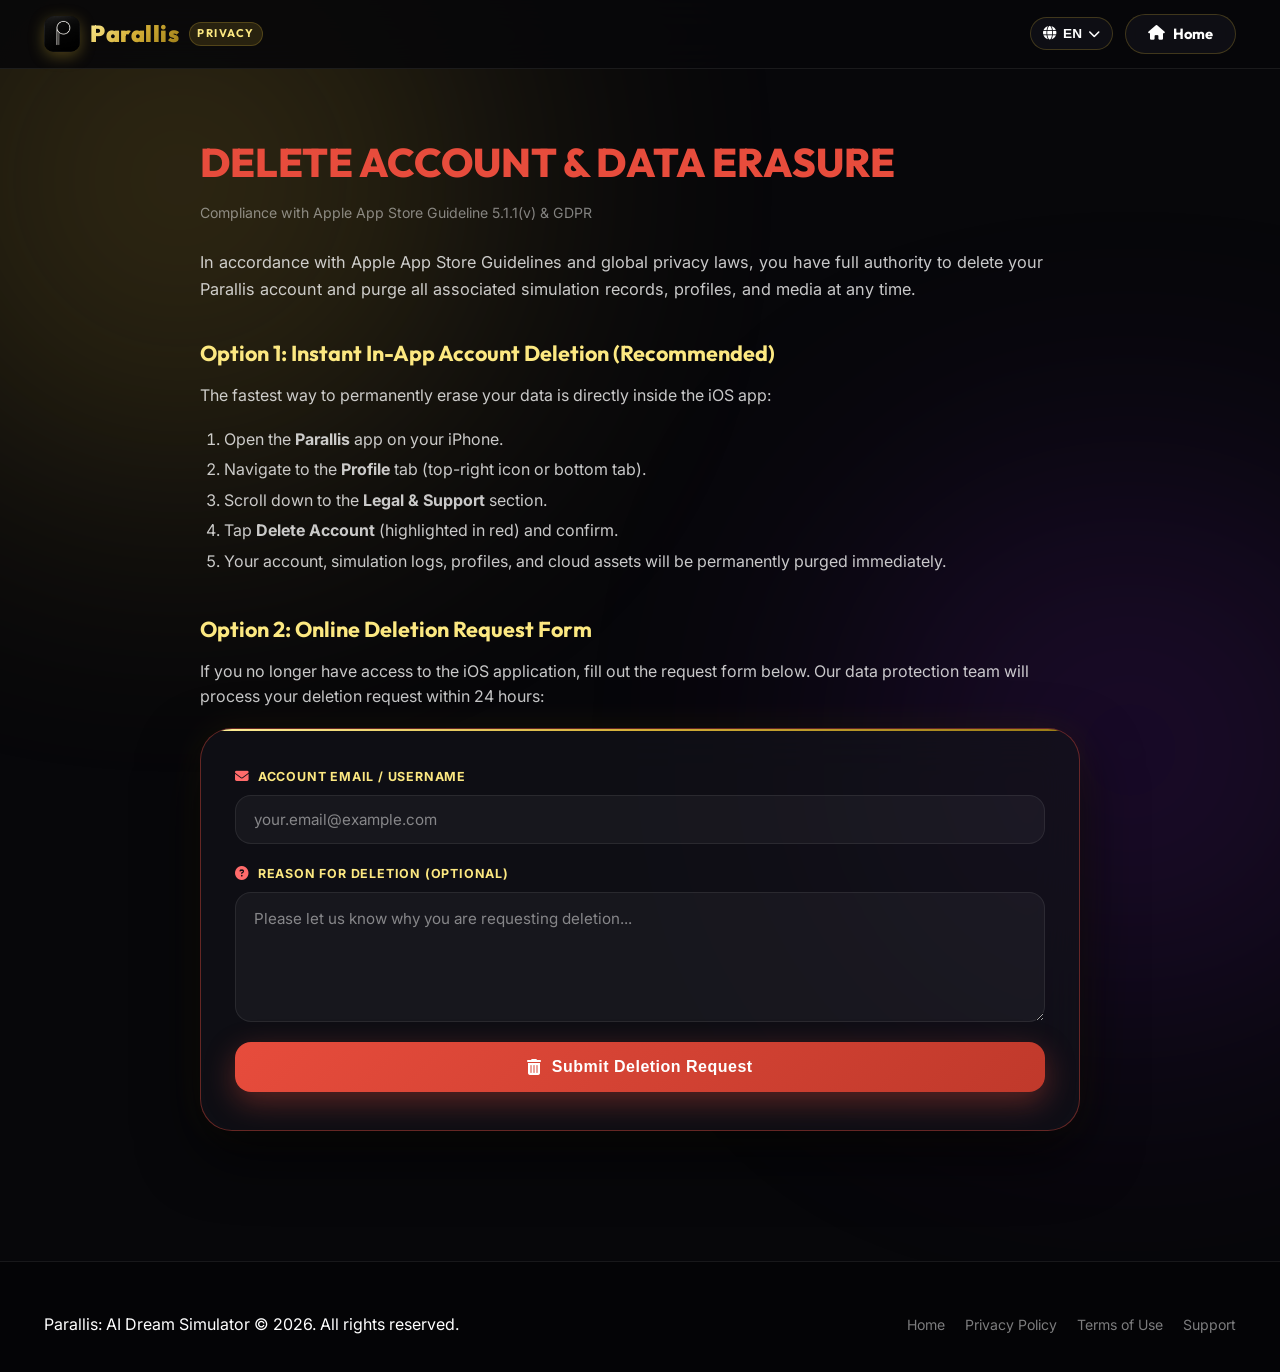
<file: delete-account.html>
<!DOCTYPE html>
<html lang="en" id="html-root">
<head>
    <meta charset="UTF-8">
    <meta name="viewport" content="width=device-width, initial-scale=1.0">
    <title>Delete Account & Data Privacy - Parallis: AI Dream Simulator</title>
    <link rel="stylesheet" href="style.css?v=5">
    <link rel="stylesheet" href="https://cdnjs.cloudflare.com/ajax/libs/font-awesome/6.4.0/css/all.min.css">
    <link rel="preconnect" href="https://fonts.googleapis.com">
    <link rel="preconnect" href="https://fonts.gstatic.com" crossorigin>
    <link href="https://fonts.googleapis.com/css2?family=Inter:wght@300;400;500;600;700;800&family=Outfit:wght@400;500;600;700;800;900&display=swap" rel="stylesheet">
</head>
<body>

    <div class="bg-orb bg-orb-1"></div>
    <div class="bg-orb bg-orb-2"></div>

    <header>
        <div class="container">
            <div class="nav-wrapper">
                <a href="index.html" class="logo">
                    <img src="assets/images/app_icon.png" alt="Parallis App Icon" class="logo-icon-img">
                    <span class="logo-badge">Parallis</span>
                    <span class="sub">Privacy</span>
                </a>
                <div class="nav-right">
                    <div class="lang-dropdown">
                        <button class="lang-btn" onclick="toggleLangMenu()" aria-label="Language Selector">
                            <i class="fa-solid fa-globe"></i>
                            <span id="current-lang-code">EN</span>
                            <i class="fa-solid fa-chevron-down" style="font-size: 0.75rem;"></i>
                        </button>
                        <div class="lang-menu" id="lang-menu">
                            <div class="lang-option" onclick="setLanguage('en')">🇺🇸 English</div>
                            <div class="lang-option" onclick="setLanguage('tr')">🇹🇷 Türkçe</div>
                            <div class="lang-option" onclick="setLanguage('fr')">🇫🇷 Français</div>
                            <div class="lang-option" onclick="setLanguage('de')">🇩🇪 Deutsch</div>
                            <div class="lang-option" onclick="setLanguage('it')">🇮🇹 Italiano</div>
                            <div class="lang-option" onclick="setLanguage('es')">🇪🇸 Español</div>
                            <div class="lang-option" onclick="setLanguage('ru')">🇷🇺 Русский</div>
                            <div class="lang-option" onclick="setLanguage('ar')">🇸🇦 العربية</div>
                        </div>
                    </div>
                    <a href="index.html" class="btn btn-glass">
                        <i class="fa-solid fa-house"></i>
                        <span data-i18n="navHome">Home</span>
                    </a>
                </div>
            </div>
        </div>
    </header>

    <div class="container">
        <div class="legal-container">
            <h1 data-i18n="dTitle" style="color: #e74c3c; font-family: var(--font-heading); font-size: clamp(1.8rem, 4vw, 2.5rem); font-weight: 800; margin-bottom: 8px;">DELETE ACCOUNT & DATA ERASURE</h1>
            <div class="updated-date" data-i18n="dDate" style="color: var(--text-muted); font-size: 0.88rem; margin-bottom: 24px;">Compliance with Apple App Store Guideline 5.1.1(v) & GDPR</div>

            <p data-i18n="dIntro" style="color: var(--text-secondary); line-height: 1.7; margin-bottom: 32px; font-size: 1.02rem;">In accordance with Apple App Store Guidelines and global privacy laws, you have full authority to delete your Parallis account and purge all associated simulation records, profiles, and media at any time.</p>

            <h2 data-i18n="hInst" style="font-family: var(--font-heading); font-size: 1.35rem; color: var(--gold-light); margin-bottom: 12px;">Option 1: Instant In-App Account Deletion (Recommended)</h2>
            <p data-i18n="bInst" style="color: var(--text-secondary); margin-bottom: 16px;">The fastest way to permanently erase your data is directly inside the iOS app:</p>
            <ol style="color: var(--text-secondary); margin-bottom: 36px; padding-left: 24px; line-height: 1.9;">
                <li data-i18n="s1">Open the <strong>Parallis</strong> app on your iPhone.</li>
                <li data-i18n="s2">Navigate to the <strong>Profile</strong> tab (top-right icon or bottom tab).</li>
                <li data-i18n="s3">Scroll down to the <strong>Legal & Support</strong> section.</li>
                <li data-i18n="s4">Tap <strong>Delete Account</strong> (highlighted in red) and confirm.</li>
                <li data-i18n="s5">Your account, simulation logs, profiles, and cloud assets will be permanently purged immediately.</li>
            </ol>

            <h2 data-i18n="hOnline" style="font-family: var(--font-heading); font-size: 1.35rem; color: var(--gold-light); margin-bottom: 12px;">Option 2: Online Deletion Request Form</h2>
            <p data-i18n="bOnline" style="color: var(--text-secondary); margin-bottom: 18px;">If you no longer have access to the iOS application, fill out the request form below. Our data protection team will process your deletion request within 24 hours:</p>

            <div class="contact-form-card" style="border-color: rgba(231, 76, 60, 0.4);">
                <form class="contact-form" onsubmit="handleDeleteSubmit(event)">
                    <div class="form-group">
                        <label class="form-label">
                            <i class="fa-solid fa-envelope" style="color: #ff6b6b;"></i>
                            <span data-i18n="lblUser">Account Email / Username</span>
                        </label>
                        <input type="email" class="form-control" required placeholder="your.email@example.com" data-i18n-ph="phUser">
                    </div>
                    <div class="form-group">
                        <label class="form-label">
                            <i class="fa-solid fa-circle-question" style="color: #ff6b6b;"></i>
                            <span data-i18n="lblReason">Reason for Deletion (Optional)</span>
                        </label>
                        <textarea class="form-control" placeholder="Please let us know why you are requesting deletion..." data-i18n-ph="phReason"></textarea>
                    </div>
                    <button type="submit" class="form-submit-btn" style="background: linear-gradient(135deg, #e74c3c, #c0392b); color: #fff; box-shadow: 0 10px 30px rgba(231, 76, 60, 0.35);">
                        <i class="fa-solid fa-trash-can"></i>
                        <span data-i18n="btnRequest">Submit Deletion Request</span>
                    </button>
                </form>

                <div id="delete-success" class="form-success-banner" style="background: rgba(231, 76, 60, 0.15); border-color: rgba(231, 76, 60, 0.45); color: #ff6b6b;">
                    <i class="fa-solid fa-circle-check" style="font-size: 1.4rem;"></i>
                    <span data-i18n="delSuccess">Your deletion request has been submitted successfully. All data associated with your email will be purged from our servers within 24 hours.</span>
                </div>
            </div>
        </div>
    </div>

    <footer>
        <div class="container">
            <div class="footer-wrapper">
                <div data-i18n="footerRights">Parallis: AI Dream Simulator &copy; 2026. All rights reserved.</div>
                <ul class="footer-links">
                    <li><a href="index.html" data-i18n="navHome">Home</a></li>
                    <li><a href="privacy.html" data-i18n="navPrivacy">Privacy Policy</a></li>
                    <li><a href="terms.html" data-i18n="navTerms">Terms of Use</a></li>
                    <li><a href="support.html" data-i18n="navSupport">Support</a></li>
                </ul>
            </div>
        </div>
    </footer>

    <script>
        const translations = {
            en: {
                navHome: "Home", navPrivacy: "Privacy Policy", navTerms: "Terms of Use", navSupport: "Support",
                footerRights: "Parallis: AI Dream Simulator © 2026. All rights reserved.",
                dTitle: "DELETE ACCOUNT & DATA ERASURE",
                dDate: "Compliance with Apple App Store Guideline 5.1.1(v) & GDPR",
                dIntro: "In accordance with Apple App Store Guidelines and global privacy laws, you have full authority to delete your Parallis account and purge all associated simulation records, profiles, and media at any time.",
                hInst: "Option 1: Instant In-App Account Deletion (Recommended)",
                bInst: "The fastest way to permanently erase your data is directly inside the iOS app:",
                s1: "Open the Parallis app on your iPhone.",
                s2: "Navigate to the Profile tab (top-right icon or bottom tab).",
                s3: "Scroll down to the Legal & Support section.",
                s4: "Tap Delete Account (highlighted in red) and confirm.",
                s5: "Your account, simulation logs, profiles, and cloud assets will be permanently purged immediately.",
                hOnline: "Option 2: Online Deletion Request Form",
                bOnline: "If you no longer have access to the iOS application, fill out the request form below. Our data protection team will process your deletion request within 24 hours:",
                lblUser: "Account Email / Username",
                lblReason: "Reason for Deletion (Optional)",
                phUser: "your.email@example.com",
                phReason: "Please let us know why you are requesting deletion...",
                btnRequest: "Submit Deletion Request",
                delSuccess: "Your deletion request has been submitted successfully. All data associated with your email will be purged from our servers within 24 hours."
            },
            tr: {
                navHome: "Ana Sayfa", navPrivacy: "Gizlilik Politikası", navTerms: "Kullanım Şartları", navSupport: "Destek",
                footerRights: "Parallis: AI Dream Simulator © 2026. Tüm hakları saklıdır.",
                dTitle: "HESABI SİL VE VERİ SIFIRLAMA",
                dDate: "Apple App Store 5.1.1(v) ve KVKK / GDPR Uyumluluğu",
                dIntro: "Apple App Store Kuralları ve uluslararası veri koruma yasaları uyarınca, Parallis hesabınızı ve tüm simülasyon kayıtlarınızı dilediğiniz an kalıcı olarak silme hakkına sahipsiniz.",
                hInst: "Yöntem 1: Uygulama İçi Anında Silme (Önerilen)",
                bInst: "Verilerinizi kalıcı olarak silmenin en hızlı yolu doğrudan iOS uygulamasının içindedir:",
                s1: "iPhone cihazınızda Parallis uygulamasını açın.",
                s2: "Profil sekmesine gidin.",
                s3: "Yasal & Destek bölümüne inin.",
                s4: "Kırmızı renkli Hesabı Sil butonuna tıklayın ve onaylayın.",
                s5: "Hesabınız, simülasyon kayıtlarınız, profilleriniz ve bulut verileriniz anında kalıcı olarak silinir.",
                hOnline: "Yöntem 2: Online Silme Talebi Formu",
                bOnline: "iOS uygulamasına artık erişemiyorsanız aşağıdaki formu doldurabilirsiniz. Veri koruma ekibimiz talebinizi 24 saat içinde işleme alacaktır:",
                lblUser: "E-posta / Kullanıcı Adınız",
                lblReason: "Silme Nedeni (İsteğe Bağlı)",
                phUser: "ornek@eposta.com",
                phReason: "Silme talebinizin nedenini belirtebilirsiniz...",
                btnRequest: "Silme Talebini Gönder",
                delSuccess: "Hesap silme talebiniz başarıyla alındı. E-posta adresinizle ilişkili tüm veriler 24 saat içinde sunucularımızdan tamamen silinecektir."
            },
            fr: {
                navHome: "Accueil", navPrivacy: "Confidentialité", navTerms: "Conditions", navSupport: "Support",
                footerRights: "Parallis: AI Dream Simulator © 2026. Tous droits réservés.",
                dTitle: "SUPPRESSION DU COMPTE & DES DONNÉES",
                dDate: "Conformité Directive Apple App Store 5.1.1(v) & RGPD",
                dIntro: "Conformément aux règles de l'App Store Apple et au RGPD, vous disposez d'un droit absolu de suppression de votre compte Parallis et de vos données à tout moment.",
                hInst: "Option 1: Suppression Instantanée dans l'App (Recommandé)",
                bInst: "Le moyen le plus rapide d'effacer définitivement vos données est directement dans l'application iOS:",
                s1: "Ouvrez l'application Parallis sur votre iPhone.",
                s2: "Accédez à l'onglet Profil.",
                s3: "Faites défiler jusqu'à la section Légal & Support.",
                s4: "Appuyez sur Supprimer le compte (en rouge) et confirmez.",
                s5: "Votre compte, vos simulations et vos données seront définitivement purgés.",
                hOnline: "Option 2: Formulaire de Suppression en Ligne",
                bOnline: "Si vous n'avez plus accès à l'application, remplissez ce formulaire. Notre équipe traitera votre demande sous 24h:",
                lblUser: "E-mail du compte / Identifiant",
                lblReason: "Motif de la suppression (Facultatif)",
                phUser: "nom@exemple.com",
                phReason: "Précisez la raison de votre demande...",
                btnRequest: "Envoyer la Demande de Suppression",
                delSuccess: "Votre demande de suppression a été envoyée. Toutes les données associées seront effacées sous 24h."
            },
            de: {
                navHome: "Startseite", navPrivacy: "Datenschutz", navTerms: "AGB", navSupport: "Support",
                footerRights: "Parallis: AI Dream Simulator © 2026. Alle Rechte vorbehalten.",
                dTitle: "KONTO & DATENLÖSCHUNG",
                dDate: "Konformität mit Apple App Store Richtlinie 5.1.1(v) & DSGVO",
                dIntro: "Gemäß den Richtlinien des Apple App Store und der DSGVO haben Sie das uneingeschränkte Recht, Ihr Parallis-Konto und alle Daten jederzeit zu löschen.",
                hInst: "Option 1: Sofortige Löschung in der App (Empfohlen)",
                bInst: "Der schnellste Weg zur dauerhaften Löschung führt direkt über die iOS-App:",
                s1: "Öffnen Sie die Parallis-App auf Ihrem iPhone.",
                s2: "Gehen Sie zum Reiter Profil.",
                s3: "Scrollen Sie zum Bereich Rechtliches & Support.",
                s4: "Tippen Sie auf Konto löschen (rot markiert) und bestätigen Sie.",
                s5: "Ihr Konto und alle Daten werden sofort unwiderruflich gelöscht.",
                hOnline: "Option 2: Online-Löschformular",
                bOnline: "Falls Sie keinen Zugriff mehr auf die App haben, füllen Sie dieses Formular aus. Wir bearbeiten die Anfrage innerhalb von 24h:",
                lblUser: "Konto-E-Mail / Benutzername",
                lblReason: "Grund für die Löschung (Optional)",
                phUser: "name@beispiel.de",
                phReason: "Teilen Sie uns gerne den Grund mit...",
                btnRequest: "Löschantrag Absenden",
                delSuccess: "Ihr Löschantrag wurde übermittelt. Alle verknüpften Daten werden innerhalb von 24 Stunden gelöscht."
            },
            it: {
                navHome: "Home", navPrivacy: "Informativa Privacy", navTerms: "Termini d'Uso", navSupport: "Supporto",
                footerRights: "Parallis: AI Dream Simulator © 2026. Tutti i diritti riservati.",
                dTitle: "CANCELLAZIONE ACCOUNT E DATI",
                dDate: "Conformità Linee Guida Apple App Store 5.1.1(v) e GDPR",
                dIntro: "In conformità alle linee guida Apple e al GDPR, hai il pieno diritto di cancellare il tuo account Parallis e tutte le simulazioni in qualsiasi momento.",
                hInst: "Opzione 1: Cancellazione Immediata nell'App (Consigliato)",
                bInst: "Il metodo più rapido per cancellare i tuoi dati è direttamente nell'app iOS:",
                s1: "Apri l'app Parallis sul tuo iPhone.",
                s2: "Vai alla scheda Profilo.",
                s3: "Scorri fino alla sezione Note legali e supporto.",
                s4: "Tocca Elimina account (in rosso) e conferma.",
                s5: "Il tuo account e tutte le simulazioni saranno eliminati definitivamente.",
                hOnline: "Opzione 2: Modulo di Cancellazione Online",
                bOnline: "Se non hai più accesso all'app, compila il modulo sottostante. Il nostro team elaborerà la richiesta entro 24 ore:",
                lblUser: "E-mail Account / Nome Utente",
                lblReason: "Motivo della Cancellazione (Facoltativo)",
                phUser: "nome@esempio.it",
                phReason: "Facci sapere il motivo della richiesta...",
                btnRequest: "Invia Richiesta di Cancellazione",
                delSuccess: "La richiesta è stata inviata con successo. Tutti i dati associati saranno cancellati entro 24 ore."
            },
            es: {
                navHome: "Inicio", navPrivacy: "Política de Privacidad", navTerms: "Términos de Uso", navSupport: "Soporte",
                footerRights: "Parallis: AI Dream Simulator © 2026. Todos los derechos reservados.",
                dTitle: "ELIMINACIÓN DE CUENTA Y DATOS",
                dDate: "Cumplimiento Directriz Apple App Store 5.1.1(v) y RGPD",
                dIntro: "De acuerdo con las directrices de Apple App Store y las leyes de privacidad, tienes el derecho absoluto de eliminar tu cuenta y datos de Parallis en cualquier momento.",
                hInst: "Opción 1: Eliminación Instantánea en la App (Recomendado)",
                bInst: "La forma más rápida de borrar permanentemente tus datos es directamente en la app para iOS:",
                s1: "Abre la aplicación Parallis en tu iPhone.",
                s2: "Ve a la pestaña Perfil.",
                s3: "Desplázate hasta la sección Legal y Soporte.",
                s4: "Toca Eliminar cuenta (en rojo) y confirma.",
                s5: "Tu cuenta, simulaciones y datos en la nube se eliminarán permanentemente.",
                hOnline: "Opción 2: Formulario de Solicitud en Línea",
                bOnline: "Si ya no tienes acceso a la app, completa el formulario a continuación. Procesaremos tu solicitud en 24 horas:",
                lblUser: "Correo Electrónico / Nombre de Usuario",
                lblReason: "Motivo de la Eliminación (Opcional)",
                phUser: "nombre@ejemplo.com",
                phReason: "Cuéntanos el motivo de tu solicitud...",
                btnRequest: "Enviar Solicitud de Eliminación",
                delSuccess: "Tu solicitud de eliminación se ha enviado correctamente. Todos los datos se borrarán en menos de 24 horas."
            },
            ru: {
                navHome: "Главная", navPrivacy: "Конфиденциальность", navTerms: "Условия", navSupport: "Поддержка",
                footerRights: "Parallis: AI Dream Simulator © 2026. Все права защищены.",
                dTitle: "УДАЛЕНИЕ АККАУНТА И ДАННЫХ",
                dDate: "Соответствие требованиям Apple App Store 5.1.1(v) и GDPR",
                dIntro: "В соответствии с правилами Apple App Store и законодательством о защите данных, вы имеете право в любой момент удалить аккаунт Parallis и стереть все данные.",
                hInst: "Способ 1: Мгновенное удаление в приложении (Рекомендуется)",
                bInst: "Самый быстрый способ удалить аккаунт — непосредственно в приложении для iOS:",
                s1: "Откройте приложение Parallis на iPhone.",
                s2: "Перейдите на вкладку Профиль.",
                s3: "Прокрутите до раздела «Правовая информация и поддержка».",
                s4: "Нажмите «Удалить аккаунт» (выделено красным) и подтвердите.",
                s5: "Ваш аккаунт, истории симуляций и профили будут немедленно стерты.",
                hOnline: "Способ 2: Онлайн-форма запроса на удаление",
                bOnline: "Если у вас нет доступа к приложению, заполните форму ниже. Наша служба обработает запрос в течение 24 часов:",
                lblUser: "Email аккаунта / Имя пользователя",
                lblReason: "Причина удаления (необязательно)",
                phUser: "name@example.com",
                phReason: "Укажите причину удаления...",
                btnRequest: "Отправить запрос на удаление",
                delSuccess: "Запрос успешно отправлен. Все связанные с аккаунтом данные будут удалены с серверов в течение 24 часов."
            },
            ar: {
                navHome: "الرئيسية", navPrivacy: "سياسة الخصوصية", navTerms: "الشروط", navSupport: "الدعم",
                footerRights: "Parallis: AI Dream Simulator © 2026. جميع الحقوق محفوظة.",
                dTitle: "حذف الحساب ومسح البيانات",
                dDate: "الامتثال لإرشادات Apple App Store 5.1.1(v) و GDPR",
                dIntro: "وفقاً لإرشادات Apple App Store وقوانين الخصوصية العالمية، يحق لك حذف حسابك في Parallis ومسح كافة سجلات المحاكاة والبيانات المرتبطة به في أي وقت.",
                hInst: "الخيار 1: الحذف الفوري داخل التطبيق (موصى به)",
                bInst: "أسرع طريقة لمسح بياناتك نهائياً هي مباشرة من داخل تطبيق iOS:",
                s1: "افتح تطبيق Parallis على جهاز iPhone الخاص بك.",
                s2: "انتقل إلى علامة تبويب الملف الشخصي (Profile).",
                s3: "مرر لأسفل إلى قسم القانونية والدعم (Legal & Support).",
                s4: "اضغط على خيار حذف الحساب (Delete Account) باللون الأحمر وقم بالتأكيد.",
                s5: "سيتم فورياً وبشكل دائم حذف حسابك وسجلات المحاكاة وملفاتك السحابية.",
                hOnline: "الخيار 2: نموذج طلب الحذف عبر الإنترنت",
                bOnline: "إذا لم يعد بإمكانك الوصول إلى تطبيق iOS، يرجى ملء النموذج أدناه. سيتولى فريقنا معالجة طلبك خلال 24 ساعة:",
                lblUser: "البريد الإلكتروني للحساب / اسم المستخدم",
                lblReason: "سبب الحذف (اختياري)",
                phUser: "name@example.com",
                phReason: "يرجى توضيح سبب طلب الحذف...",
                btnRequest: "إرسال طلب الحذف",
                delSuccess: "تم إرسال طلب حذف الحساب بنجاح. سيتم مسح كافة البيانات المرتبطة ببريدك الإلكتروني من خوادمنا خلال 24 ساعة."
            }
        };

        function setLanguage(lang) {
            const root = document.getElementById('html-root');
            if (lang === 'ar') root.setAttribute('dir', 'rtl'); else root.removeAttribute('dir');
            document.getElementById('current-lang-code').innerText = lang.toUpperCase();
            const dict = translations[lang] || translations.en;
            
            // Update text elements
            document.querySelectorAll('[data-i18n]').forEach(el => {
                const key = el.getAttribute('data-i18n');
                if (dict[key]) el.innerText = dict[key];
            });

            // Update placeholders
            document.querySelectorAll('[data-i18n-ph]').forEach(el => {
                const key = el.getAttribute('data-i18n-ph');
                if (dict[key]) el.setAttribute('placeholder', dict[key]);
            });

            closeLangMenu();
        }

        function toggleLangMenu() {
            document.getElementById('lang-menu').classList.toggle('show');
        }

        function closeLangMenu() {
            document.getElementById('lang-menu').classList.remove('show');
        }

        window.addEventListener('click', (e) => {
            if (!e.target.closest('.lang-dropdown')) {
                closeLangMenu();
            }
        });

        function handleDeleteSubmit(e) {
            e.preventDefault();
            const successEl = document.getElementById('delete-success');
            if (successEl) {
                successEl.style.display = 'flex';
                successEl.scrollIntoView({ behavior: 'smooth' });
            }
            e.target.reset();
        }
    
        // Auto-detect language from URL query parameter (?lang=tr, ?lang=de, etc.)
        window.addEventListener("DOMContentLoaded", () => {
            const urlParams = new URLSearchParams(window.location.search);
            const langParam = urlParams.get("lang");
            if (langParam && translations[langParam.toLowerCase()]) {
                setLanguage(langParam.toLowerCase());
            }
        });
    </script>
</body>
</html>
</file>
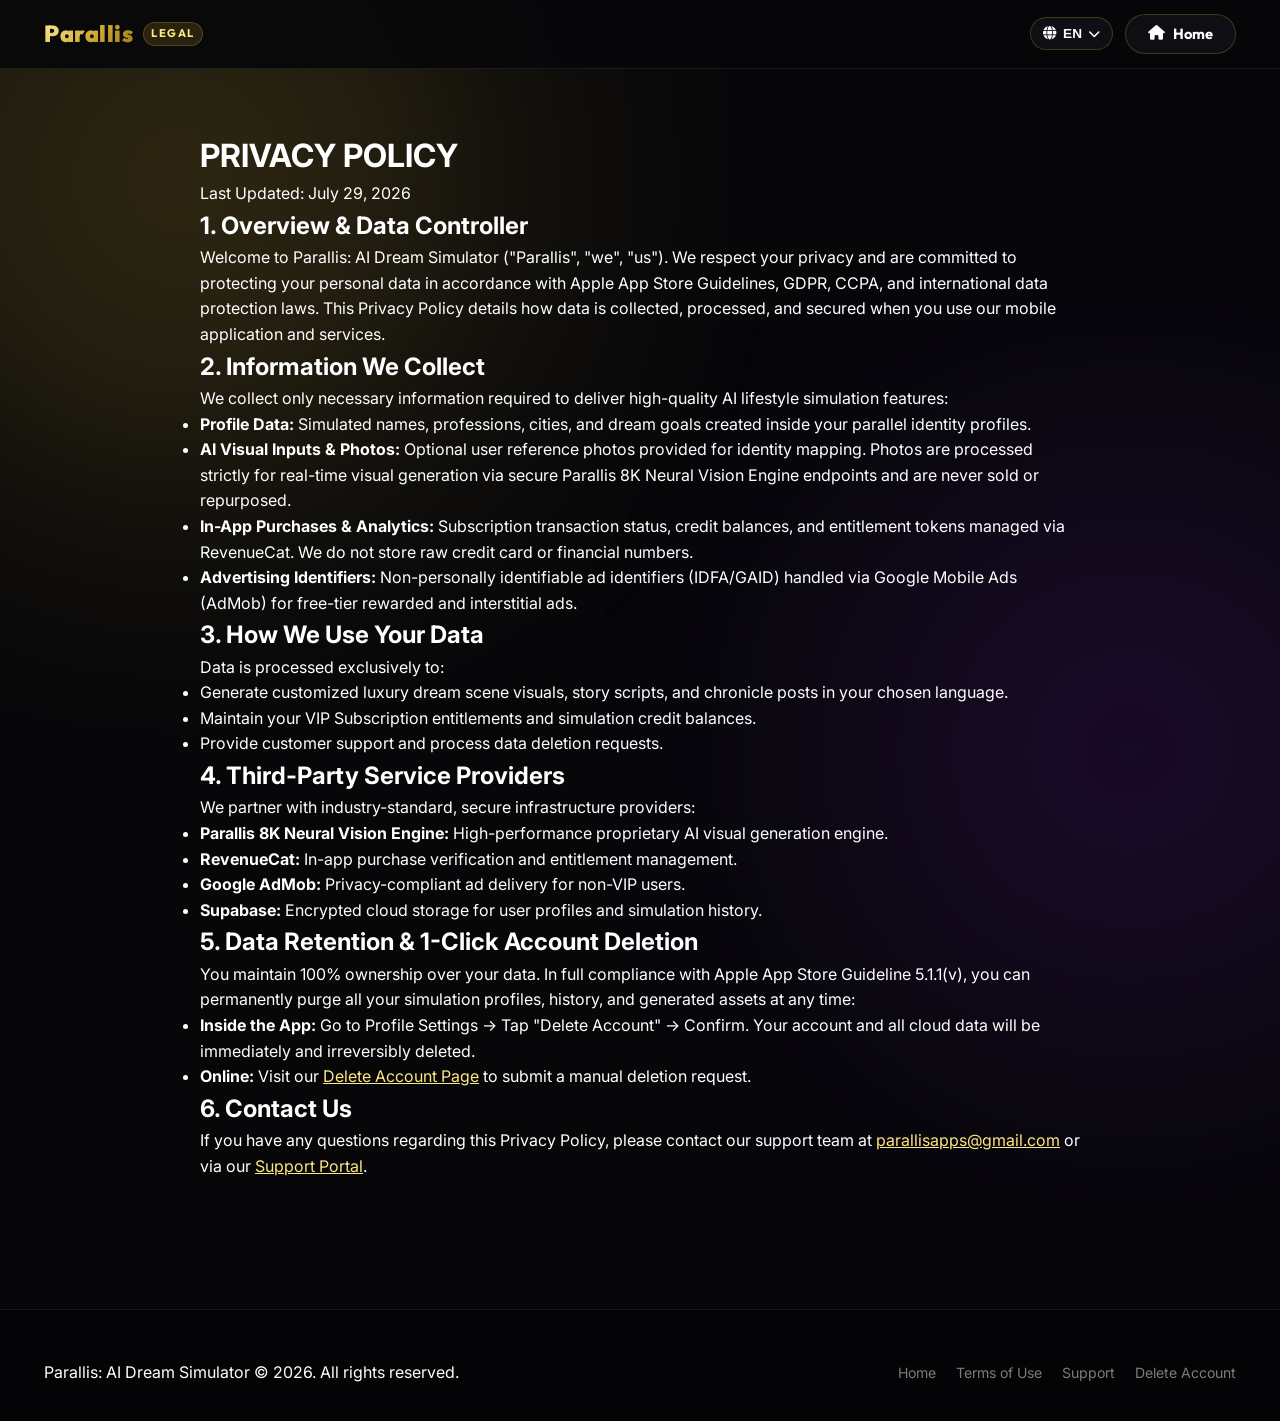
<file: privacy.html>
<!DOCTYPE html>
<html lang="en" id="html-root">
<head>
    <meta charset="UTF-8">
    <meta name="viewport" content="width=device-width, initial-scale=1.0">
    <meta name="tiktok-developers-site-verification" content="v9OdkHOTxzB3ZUgegV8G3WuGj8kKvDRr">
    <title>Privacy Policy - Parallis: AI Dream Simulator</title>
    <link rel="stylesheet" href="style.css?v=4">
    <link rel="stylesheet" href="https://cdnjs.cloudflare.com/ajax/libs/font-awesome/6.4.0/css/all.min.css">
</head>
<body>

    <div class="bg-orb bg-orb-1"></div>
    <div class="bg-orb bg-orb-2"></div>

    <header>
        <div class="container">
            <div class="nav-wrapper">
                <a href="index.html" class="logo">
                    <span class="logo-badge">Parallis</span>
                    <span class="sub">Legal</span>
                </a>
                <div class="nav-right">
                    <div class="lang-dropdown">
                        <button class="lang-btn" onclick="toggleLangMenu()">
                            <i class="fa-solid fa-globe"></i>
                            <span id="current-lang-code">EN</span>
                            <i class="fa-solid fa-chevron-down" style="font-size: 0.75rem;"></i>
                        </button>
                        <div class="lang-menu" id="lang-menu">
                            <div class="lang-option" onclick="setLanguage('en')">🇺🇸 English</div>
                            <div class="lang-option" onclick="setLanguage('tr')">🇹🇷 Türkçe</div>
                            <div class="lang-option" onclick="setLanguage('fr')">🇫🇷 Français</div>
                            <div class="lang-option" onclick="setLanguage('de')">🇩🇪 Deutsch</div>
                            <div class="lang-option" onclick="setLanguage('it')">🇮🇹 Italiano</div>
                            <div class="lang-option" onclick="setLanguage('es')">🇪🇸 Español</div>
                            <div class="lang-option" onclick="setLanguage('ru')">🇷🇺 Русский</div>
                            <div class="lang-option" onclick="setLanguage('ar')">🇸🇦 العربية</div>
                        </div>
                    </div>
                    <a href="index.html" class="btn btn-glass"><i class="fa-solid fa-house"></i> Home</a>
                </div>
            </div>
        </div>
    </header>

    <div class="container">
        <div class="legal-container">
            <h1 data-i18n="pTitle">PRIVACY POLICY</h1>
            <div class="updated-date" data-i18n="pDate">Last Updated: July 29, 2026</div>

            <h2 data-i18n="h1">1. Overview & Data Controller</h2>
            <p data-i18n="b1">Welcome to Parallis: AI Dream Simulator ("Parallis", "we", "us"). We respect your privacy and are committed to protecting your personal data in accordance with Apple App Store Guidelines, GDPR, CCPA, and international data protection laws. This Privacy Policy details how data is collected, processed, and secured when you use our mobile application and services.</p>

            <h2 data-i18n="h2">2. Information We Collect</h2>
            <p data-i18n="b2">We collect only necessary information required to deliver high-quality AI lifestyle simulation features:</p>
            <ul>
                <li data-i18n="l1"><strong>Profile Data:</strong> Simulated names, professions, cities, and dream goals created inside your parallel identity profiles.</li>
                <li data-i18n="l2"><strong>AI Visual Inputs & Photos:</strong> Optional user reference photos provided for identity mapping. Photos are processed strictly for real-time visual generation via secure Parallis 8K Neural Vision Engine endpoints and are never sold or repurposed.</li>
                <li data-i18n="l3"><strong>In-App Purchases & Analytics:</strong> Subscription transaction status, credit balances, and entitlement tokens managed via RevenueCat. We do not store raw credit card or financial numbers.</li>
                <li data-i18n="l4"><strong>Advertising Identifiers:</strong> Non-personally identifiable ad identifiers (IDFA/GAID) handled via Google Mobile Ads (AdMob) for free-tier rewarded and interstitial ads.</li>
            </ul>

            <h2 data-i18n="h3">3. How We Use Your Data</h2>
            <p data-i18n="b3">Data is processed exclusively to:</p>
            <ul>
                <li data-i18n="l5">Generate customized luxury dream scene visuals, story scripts, and chronicle posts in your chosen language.</li>
                <li data-i18n="l6">Maintain your VIP Subscription entitlements and simulation credit balances.</li>
                <li data-i18n="l7">Provide customer support and process data deletion requests.</li>
            </ul>

            <h2 data-i18n="h4">4. Third-Party Service Providers</h2>
            <p data-i18n="b4">We partner with industry-standard, secure infrastructure providers:</p>
            <ul>
                <li data-i18n="lProvVision"><strong>Parallis 8K Neural Vision Engine:</strong> High-performance proprietary AI visual generation engine.</li>
                <li><strong>RevenueCat:</strong> In-app purchase verification and entitlement management.</li>
                <li><strong>Google AdMob:</strong> Privacy-compliant ad delivery for non-VIP users.</li>
                <li><strong>Supabase:</strong> Encrypted cloud storage for user profiles and simulation history.</li>
            </ul>

            <h2 data-i18n="h5">5. Data Retention & 1-Click Account Deletion</h2>
            <p data-i18n="b5">You maintain 100% ownership over your data. In full compliance with Apple App Store Guideline 5.1.1(v), you can permanently purge all your simulation profiles, history, and generated assets at any time:</p>
            <ul>
                <li data-i18n="l8"><strong>Inside the App:</strong> Go to Profile Settings -> Tap "Delete Account" -> Confirm. Your account and all cloud data will be immediately and irreversibly deleted.</li>
                <li data-i18n="l9"><strong>Online:</strong> Visit our <a href="delete-account.html" style="color: var(--gold-light);">Delete Account Page</a> to submit a manual deletion request.</li>
            </ul>

            <h2 data-i18n="h6">6. Contact Us</h2>
            <p data-i18n="b6">If you have any questions regarding this Privacy Policy, please contact our support team at <a href="mailto:parallisapps@gmail.com" style="color: var(--gold-light);">parallisapps@gmail.com</a> or via our <a href="support.html" style="color: var(--gold-light);">Support Portal</a>.</p>
        </div>
    </div>

    <footer>
        <div class="container">
            <div class="footer-wrapper">
                <div>Parallis: AI Dream Simulator &copy; 2026. All rights reserved.</div>
                <ul class="footer-links">
                    <li><a href="index.html">Home</a></li>
                    <li><a href="terms.html">Terms of Use</a></li>
                    <li><a href="support.html">Support</a></li>
                    <li><a href="delete-account.html">Delete Account</a></li>
                </ul>
            </div>
        </div>
    </footer>

    <script>
        const translations = {
            en: { 
                pTitle: "PRIVACY POLICY", pDate: "Last Updated: July 29, 2026", 
                h1: "1. Overview & Data Controller", b1: "Welcome to Parallis: AI Dream Simulator. We respect your privacy and are committed to protecting your personal data in accordance with Apple App Store Guidelines, GDPR, CCPA, and international data protection laws.", 
                h2: "2. Information We Collect", b2: "We collect only necessary information required to deliver high-quality AI lifestyle simulation features:", 
                l1: "Profile Data: Simulated names, professions, cities, and dream goals created inside your parallel identity profiles.", 
                l2: "AI Visual Inputs & Photos: Optional user reference photos provided for identity mapping. Photos are processed strictly for real-time visual generation via secure Parallis 8K Neural Vision Engine endpoints and are never sold or repurposed.", 
                l3: "In-App Purchases & Analytics: Subscription transaction status, credit balances, and entitlement tokens managed via RevenueCat.", 
                l4: "Advertising Identifiers: Non-personally identifiable ad identifiers handled via Google Mobile Ads (AdMob) for free-tier users.", 
                h3: "3. How We Use Your Data", b3: "Data is processed exclusively to generate customized dream scenes, maintain VIP entitlements, and provide support.", 
                h4: "4. Third-Party Service Providers", b4: "We partner with secure infrastructure providers: RevenueCat, Google AdMob, and Supabase.", 
                lProvVision: "Parallis 8K Neural Vision Engine: High-performance proprietary AI visual generation engine.",
                h5: "5. Data Retention & 1-Click Account Deletion", b5: "You can permanently purge your account anytime inside the app under Profile -> Delete Account or via our website.", 
                l8: "Inside App: Profile -> Delete Account.", l9: "Online: Delete Account page.", 
                h6: "6. Contact Us", b6: "Contact support at parallisapps@gmail.com." 
            },
            tr: { 
                pTitle: "GİZLİLİK POLİTİKASI", pDate: "Son Güncelleme: 29 Temmuz 2026", 
                h1: "1. Genel Bakış ve Veri Sorumlusu", b1: "Parallis: AI Dream Simulator'a hoş geldiniz. Gizliliğinize saygı duyuyor ve Apple App Store Kuralları, KVKK ve GDPR uyarınca kişisel verilerinizi korumayı taahhüt ediyoruz.", 
                h2: "2. Toplanan Bilgiler", b2: "Yapay zeka simülasyon hizmetini sunmak için yalnızca gerekli verileri topluyoruz:", 
                l1: "Profil Verileri: Simüle edilen isimler, meslekler, şehirler ve vizyon hedefleri.", 
                l2: "Görsel ve Fotoğraflar: Kimlik eşleme için yüklenen referans fotoğrafları sadece Parallis 8K Nöral Görsel Motoru üzerinden güvenle işlenir ve asla 3. taraflarla paylaşılmaz.", 
                l3: "Uygulama İçi Satın Alımlar: RevenueCat üzerinden yönetilen abonelik ve kredi bakiye durumları.", 
                l4: "Reklam Kimlikleri: AdMob üzerinden ücretsiz kullanıcılar için gösterilen reklamlara ilişkin anonim ad kimlikleri.", 
                h3: "3. Verilerin Kullanım Amacı", b3: "Veriler sadece özel görsel üretimi yapmak, VIP haklarını tanımlamak ve destek sağlamak için işlenir.", 
                h4: "4. Üçüncü Taraf Hizmet Sağlayıcıları", b4: "Güvenilir altyapı sağlayıcılarımız: RevenueCat, Google AdMob ve Supabase.", 
                lProvVision: "Parallis 8K Nöral Görsel Motoru: Yüksek performanslı tescilli yapay zeka görsel üretim motoru.",
                h5: "5. Veri Saklama ve Tek Tıkla Hesap Silme", b5: "Dilediğiniz an uygulamanın içinde Profil -> Hesabı Sil butonundan tüm verilerinizi kalıcı olarak silebilirsiniz.", 
                l8: "Uygulama İçinde: Profil -> Hesabı Sil.", l9: "Web Üzerinde: Hesabı Sil sayfası.", 
                h6: "6. İletişim", b6: "Sorularınız için parallisapps@gmail.com adresinden bize ulaşabilirsiniz." 
            },
            fr: {
                pTitle: "POLITIQUE DE CONFIDENTIALITÉ", pDate: "Dernière mise à jour: 29 juillet 2026",
                h1: "1. Aperçu & Responsable", b1: "Bienvenue sur Parallis: AI Dream Simulator. Nous respectons votre vie privée conformément aux directives de l'App Store et au RGPD.",
                h2: "2. Données collectées", b2: "Nous ne collectons que les informations strictement nécessaires:",
                l1: "Profils: Noms, professions et objectifs créés dans vos identités parallèles.",
                l2: "Photos & Entrées visuelles: Photos de référence traitées exclusivement pour le rendu via le moteur Parallis 8K Neural Vision.",
                l3: "Achats & Analytics: Abonnements et crédits gérés de manière sécurisée via RevenueCat.",
                l4: "Identifiants publicitaires: Données anonymes gérées par Google AdMob pour les utilisateurs gratuits.",
                h3: "3. Utilisation des données", b3: "Les données servent uniquement à matérialiser vos scènes de rêve et gérer votre compte.",
                h4: "4. Partenaires d'infrastructure", b4: "Partenaires sécurisés: RevenueCat, Google AdMob et Supabase.",
                lProvVision: "Moteur Parallis 8K Neural Vision: Moteur exclusif de génération visuelle par IA.",
                h5: "5. Suppression en 1 clic", b5: "Supprimez définitivement votre compte dans l'application ou en ligne.",
                l8: "Dans l'App: Profil -> Supprimer le compte.", l9: "En ligne: Page Supprimer le compte.",
                h6: "6. Contact", b6: "Écrivez-nous à parallisapps@gmail.com."
            },
            de: {
                pTitle: "DATENSCHUTZRICHTLINIE", pDate: "Stand: 29. Juli 2026",
                h1: "1. Überblick & Verantwortlicher", b1: "Willkommen bei Parallis: AI Dream Simulator. Wir schützen Ihre Daten gemäß DSGVO und Apple App Store Richtlinien.",
                h2: "2. Erfasste Daten", b2: "Wir erfassen nur zwingend erforderliche Informationen:",
                l1: "Profildaten: Namen, Karrieren und Ziele in Ihren parallelen Profilen.",
                l2: "Visuelle Eingaben & Fotos: Referenzfotos werden ausschließlich über die Parallis 8K Neural Vision Engine verarbeitet.",
                l3: "Käufe & Analytics: Abonnements und Credits verwaltet über RevenueCat.",
                l4: "Werbekennungen: Anonyme IDs über Google AdMob für Nutzer der kostenlosen Version.",
                h3: "3. Nutzung der Daten", b3: "Die Daten dienen ausschließlich der Bild- und Story-Generierung sowie dem Support.",
                h4: "4. Infrastruktur-Partner", b4: "Sichere Partner: RevenueCat, Google AdMob und Supabase.",
                lProvVision: "Parallis 8K Neural Vision Engine: Hochleistungs-KI-Bildgenerierungs-Engine.",
                h5: "5. 1-Klick-Kontolöschung", b5: "Löschen Sie Ihr Konto jederzeit vollständig in der App oder online.",
                l8: "In der App: Profil -> Konto löschen.", l9: "Online: Seite Konto löschen.",
                h6: "6. Kontakt", b6: "Kontaktieren Sie uns unter parallisapps@gmail.com."
            },
            it: {
                pTitle: "INFORMATIVA SULLA PRIVACY", pDate: "Ultimo aggiornamento: 29 luglio 2026",
                h1: "1. Panoramica", b1: "Benvenuto su Parallis: AI Dream Simulator. Rispettiamo la tua privacy secondo gli standard GDPR e Apple App Store.",
                h2: "2. Dati raccolti", b2: "Raccogliamo solo i dati essenziali al funzionamento del simulatore:",
                l1: "Dati del profilo: Nomi simulati, professioni e obiettivi nei tuoi profili.",
                l2: "Foto ed input visivi: Elaborate esclusivamente tramite il motore neurale Parallis 8K e mai cedute a terzi.",
                l3: "Acquisti in-app: Gestiti in sicurezza tramite RevenueCat.",
                l4: "Identificatori pubblicitari: Anonimi tramite Google AdMob per utenti gratuiti.",
                h3: "3. Utilizzo dei dati", b3: "Elaborazione esclusiva per la generazione di scene e gestione VIP.",
                h4: "4. Fornitori terzi", b4: "Partner di infrastruttura: RevenueCat, Google AdMob e Supabase.",
                lProvVision: "Motore Neurale Parallis 8K: Motore proprietario di generazione visiva AI ad alte prestazioni.",
                h5: "5. Cancellazione in 1 clic", b5: "Puoi eliminare definitivamente il tuo account in qualsiasi momento.",
                l8: "Nell'App: Profilo -> Elimina Account.", l9: "Online: Pagina Elimina Account.",
                h6: "6. Contatti", b6: "Scrivici a parallisapps@gmail.com."
            },
            es: {
                pTitle: "POLÍTICA DE PRIVACIDAD", pDate: "Última actualización: 29 de julio de 2026",
                h1: "1. Descripción general", b1: "Bienvenido a Parallis: AI Dream Simulator. Protegemos tu privacidad bajo los estándares de GDPR y Apple App Store.",
                h2: "2. Información que recopilamos", b2: "Solo recopilamos los datos estrictamente necesarios:",
                l1: "Datos de perfil: Nombres simulados, carreras y metas en tus perfiles paralelos.",
                l2: "Fotos y entradas visuales: Procesadas únicamente a través del motor Parallis 8K Neural Vision.",
                l3: "Compras en la app: Gestionadas de forma segura vía RevenueCat.",
                l4: "Identificadores de publicidad: Anónimos vía Google AdMob para usuarios de nivel gratuito.",
                h3: "3. Uso de datos", b3: "Los datos se utilizan únicamente para generar imágenes y gestionar tu suscripción.",
                h4: "4. Proveedores de infraestructura", b4: "Proveedores seguros: RevenueCat, Google AdMob y Supabase.",
                lProvVision: "Motor Neuronal Parallis 8K: Motor propietario de generación visual con IA.",
                h5: "5. Borrado en 1 clic", b5: "Puedes eliminar tu cuenta en cualquier momento dentro de la app o en la web.",
                l8: "En la App: Perfil -> Eliminar Cuenta.", l9: "Online: Página Eliminar Cuenta.",
                h6: "6. Contacto", b6: "Escríbenos a parallisapps@gmail.com."
            },
            ru: {
                pTitle: "ПОЛИТИКА КОНФИДЕНЦИАЛЬНОСТИ", pDate: "Обновлено: 29 июля 2026 г.",
                h1: "1. Обзор и оператор данных", b1: "Добро пожаловать в Parallis: AI Dream Simulator. Мы уважаем вашу конфиденциальность в соответствии с GDPR и правилами Apple.",
                h2: "2. Собираемые данные", b2: "Мы собираем только необходимые данные для симуляции:",
                l1: "Данные профиля: Имена, профессии и цели ваших параллельных личностей.",
                l2: "Фотографии и визуал: Обрабатываются исключительно нейросетью Parallis 8K и никогда не передаются посторонним.",
                l3: "Покупки в приложении: Управляются через защищенный сервис RevenueCat.",
                l4: "Рекламные идентификаторы: Анонимные идентификаторы Google AdMob для бесплатных пользователей.",
                h3: "3. Использование данных", b3: "Исключительно для создания персонализированных 8K-сцен и поддержки.",
                h4: "4. Поставщики инфраструктуры", b4: "Надежные партнеры: RevenueCat, Google AdMob и Supabase.",
                lProvVision: "Нейросеть Parallis 8K: Фирменный высокопроизводительный движок генерации изображений.",
                h5: "5. Удаление в 1 клик", b5: "Удаляйте свой аккаунт и данные в любой момент в приложении или на сайте.",
                l8: "В приложении: Профиль -> Удалить аккаунт.", l9: "На сайте: Страница Удалить аккаунт.",
                h6: "6. Контакты", b6: "Свяжитесь с нами: parallisapps@gmail.com."
            },
            ar: {
                pTitle: "سياسة الخصوصية", pDate: "آخر تحديث: 29 يوليو 2026",
                h1: "1. نظرة عامة", b1: "مرحباً بكم في Parallis: AI Dream Simulator. نحن نحترم خصوصيتكم ونلتزم بحماية بياناتكم وفقاً لمعايير متجر تطبيقات Apple وقوانين حماية البيانات.",
                h2: "2. المعلومات التي نجمعها", b2: "نجمع فقط المعلومات الضرورية لتقديم ميزات المحاكاة الفائقة:",
                l1: "بيانات الملف الشخصي: الأسماء والمهن والمدن والأهداف المحددة.",
                l2: "المدخلات والصور: تُعالج حصرياً عبر محرك Parallis 8K العصبي ولا يتم مشاركتها أو بيعها مطلقاً.",
                l3: "المشتريات داخل التطبيق: إدارة الاشتراكات والأرصدة عبر RevenueCat.",
                l4: "معرفات الإعلانات: معرفات مجهولة الهوية عبر Google AdMob للمستخدمين المجانيين.",
                h3: "3. استخدام البيانات", b3: "تُستخدم البيانات حصرياً لتوليد المشاهد الفاخرة وإدارة اشتراك VIP.",
                h4: "4. موفرو البنية التحتية", b4: "شركاؤنا المعتمدون: RevenueCat و Google AdMob و Supabase.",
                lProvVision: "محرك Parallis 8K للرؤية العصبية: محرك توليد بصري بالذكاء الاصطناعي فائق الأداء وخاص بالتطبيق.",
                h5: "5. حذف الحساب بنقرة واحدة", b5: "يمكنك حذف حسابك وكافة بياناتك نهائياً في أي وقت داخل التطبيق أو عبر الويب.",
                l8: "داخل التطبيق: الملف الشخصي -> حذف الحساب.", l9: "عبر الويب: صفحة حذف الحساب.",
                h6: "6. التواصل", b6: "راسلنا على parallisapps@gmail.com."
            }
        };
        function setLanguage(lang) {
            const root = document.getElementById('html-root');
            if (lang === 'ar') root.setAttribute('dir', 'rtl'); else root.removeAttribute('dir');
            document.getElementById('current-lang-code').innerText = lang.toUpperCase();
            const dict = translations[lang] || translations.en;
            document.querySelectorAll('[data-i18n]').forEach(el => {
                const key = el.getAttribute('data-i18n');
                if (dict[key]) el.innerText = dict[key];
            });
            closeLangMenu();
        }
        function toggleLangMenu() { document.getElementById('lang-menu').classList.toggle('show'); }
        function closeLangMenu() { document.getElementById('lang-menu').classList.remove('show'); }
    
        // Auto-detect language from URL query parameter (?lang=tr, ?lang=de, etc.)
        window.addEventListener("DOMContentLoaded", () => {
            const urlParams = new URLSearchParams(window.location.search);
            const langParam = urlParams.get("lang");
            if (langParam) {
                setLanguage(langParam.toLowerCase());
            }
        });
    </script>
</body>
</html>
</file>
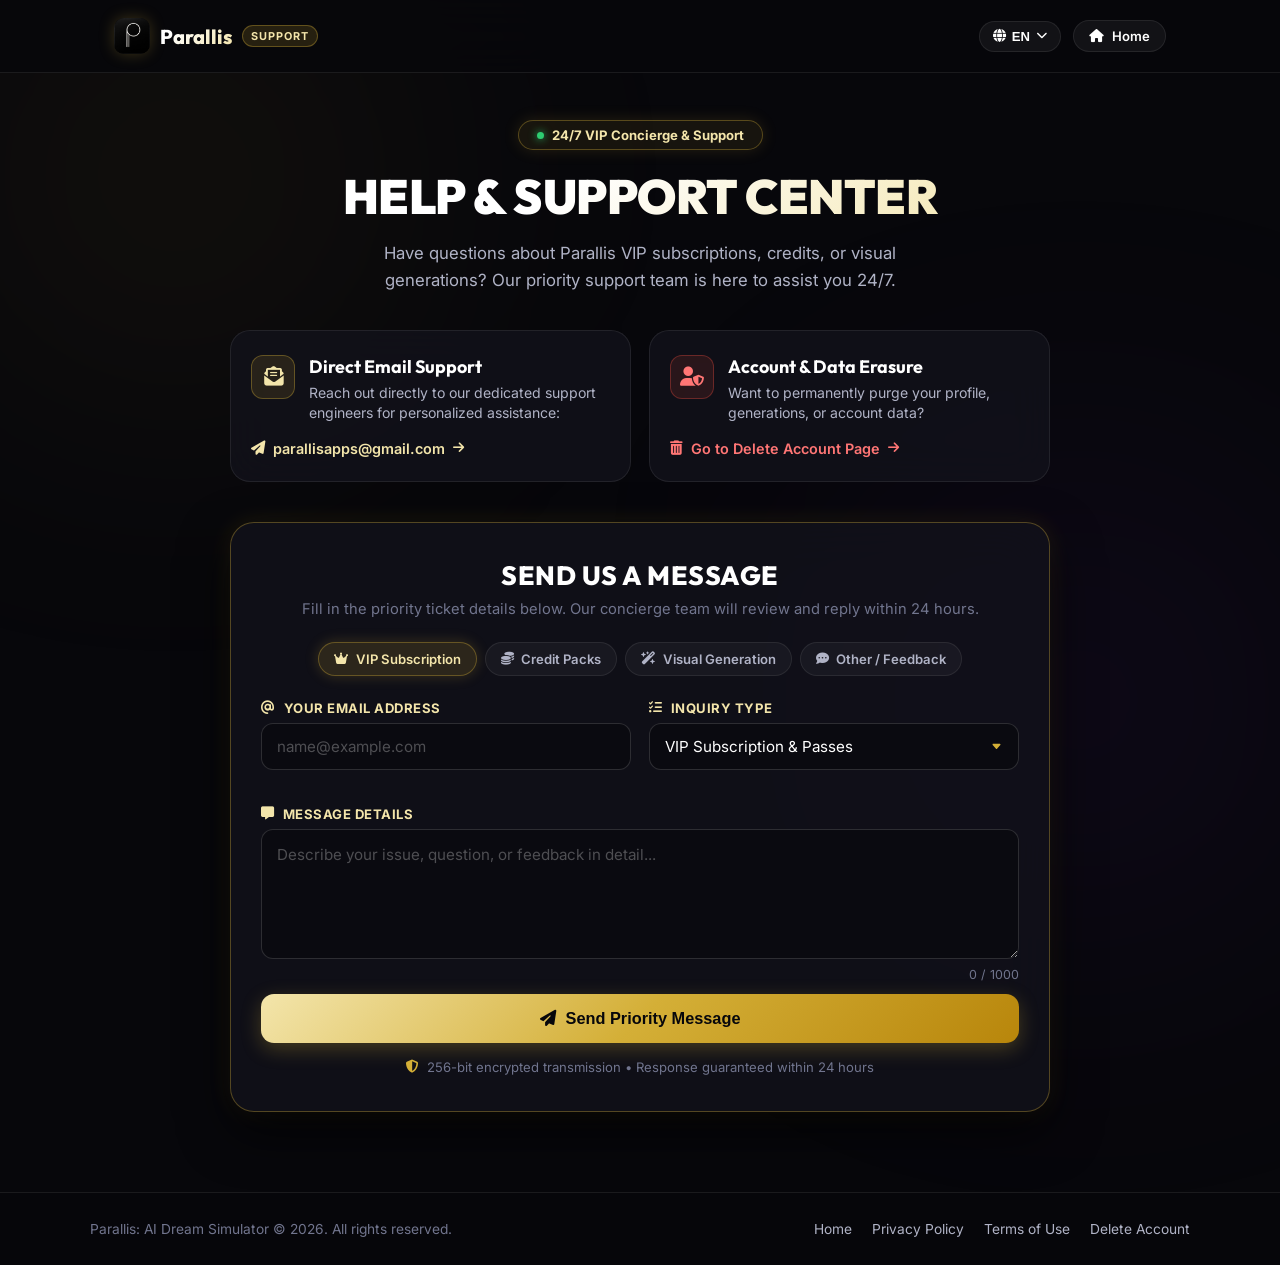
<file: support.html>
<!DOCTYPE html>
<html lang="en" id="html-root">
<head>
    <meta charset="UTF-8">
    <meta name="viewport" content="width=device-width, initial-scale=1.0">
    <title>VIP Concierge & Support - Parallis: AI Dream Simulator</title>
    <link rel="stylesheet" href="https://cdnjs.cloudflare.com/ajax/libs/font-awesome/6.4.0/css/all.min.css">
    <link rel="preconnect" href="https://fonts.googleapis.com">
    <link rel="preconnect" href="https://fonts.gstatic.com" crossorigin>
    <link href="https://fonts.googleapis.com/css2?family=Inter:wght@300;400;500;600;700;800&family=Outfit:wght@400;500;600;700;800;900&display=swap" rel="stylesheet">
    <style>
        :root {
            --bg-main: #07070B;
            --bg-surface: #0E0E16;
            --bg-card: rgba(18, 18, 28, 0.78);
            --bg-card-hover: rgba(26, 26, 40, 0.9);
            --border-subtle: rgba(255, 255, 255, 0.08);
            --border-gold: rgba(212, 175, 55, 0.35);
            --border-gold-glow: rgba(212, 175, 55, 0.65);
            --gold-light: #F3E5AB;
            --gold-primary: #D4AF37;
            --gold-glow: rgba(212, 175, 55, 0.25);
            --text-primary: #FFFFFF;
            --text-secondary: #B0B3C6;
            --text-muted: #71758E;
            --radius-sm: 8px;
            --radius-md: 14px;
            --radius-lg: 20px;
            --radius-pill: 9999px;
            --font-main: "Inter", -apple-system, BlinkMacSystemFont, sans-serif;
            --font-heading: "Outfit", -apple-system, BlinkMacSystemFont, sans-serif;
        }

        * {
            box-sizing: border-box;
            margin: 0;
            padding: 0;
        }

        body {
            background-color: var(--bg-main);
            color: var(--text-primary);
            font-family: var(--font-main);
            -webkit-font-smoothing: antialiased;
            min-height: 100vh;
            overflow-x: hidden;
            display: flex;
            flex-direction: column;
            justify-content: space-between;
        }

        /* Ambient Glow Background Orbs */
        .bg-orb {
            position: fixed;
            border-radius: 50%;
            filter: blur(140px);
            pointer-events: none;
            z-index: 0;
        }
        .bg-orb-1 {
            top: -100px;
            left: -100px;
            width: 550px;
            height: 550px;
            background: radial-gradient(circle, rgba(212, 175, 55, 0.14) 0%, transparent 70%);
        }
        .bg-orb-2 {
            bottom: -100px;
            right: -100px;
            width: 600px;
            height: 600px;
            background: radial-gradient(circle, rgba(138, 43, 226, 0.14) 0%, transparent 70%);
        }

        /* Fixed Luxury Header */
        header {
            position: fixed;
            top: 0;
            left: 0;
            width: 100%;
            background: rgba(7, 7, 11, 0.88);
            backdrop-filter: blur(20px);
            -webkit-backdrop-filter: blur(20px);
            border-bottom: 1px solid var(--border-subtle);
            z-index: 1000;
        }
        .nav-wrapper {
            display: flex;
            align-items: center;
            justify-content: space-between;
            height: 72px;
            padding: 0 24px;
            max-width: 1100px;
            margin: 0 auto;
        }
        .logo {
            display: flex;
            align-items: center;
            gap: 10px;
            text-decoration: none;
        }
        .logo-icon-img {
            width: 36px;
            height: 36px;
            border-radius: 10px;
            box-shadow: 0 0 15px var(--gold-glow);
        }
        .logo-badge {
            font-family: var(--font-heading);
            font-weight: 800;
            font-size: 1.25rem;
            background: linear-gradient(135deg, #FFFFFF 20%, var(--gold-light) 100%);
            -webkit-background-clip: text;
            -webkit-text-fill-color: transparent;
        }
        .logo .sub {
            font-size: 0.68rem;
            padding: 3px 8px;
            background: rgba(212, 175, 55, 0.15);
            border: 1px solid var(--border-gold);
            border-radius: var(--radius-pill);
            color: var(--gold-light);
            font-weight: 700;
            letter-spacing: 1px;
            text-transform: uppercase;
        }
        .nav-right {
            display: flex;
            align-items: center;
            gap: 12px;
        }
        .lang-dropdown { position: relative; }
        .lang-btn {
            display: inline-flex;
            align-items: center;
            gap: 6px;
            background: rgba(255, 255, 255, 0.05);
            border: 1px solid var(--border-subtle);
            color: #fff;
            padding: 7px 13px;
            border-radius: var(--radius-pill);
            cursor: pointer;
            font-size: 0.82rem;
            font-weight: 600;
            transition: all 0.25s ease;
        }
        .lang-btn:hover {
            border-color: var(--border-gold);
            box-shadow: 0 0 12px var(--gold-glow);
        }
        .lang-menu {
            position: absolute;
            top: calc(100% + 8px);
            right: 0;
            background: #11111A;
            border: 1px solid var(--border-gold);
            border-radius: 14px;
            box-shadow: 0 10px 30px rgba(0, 0, 0, 0.85);
            min-width: 160px;
            display: none;
            flex-direction: column;
            padding: 6px;
            z-index: 1001;
        }
        [dir="rtl"] .lang-menu { right: auto; left: 0; }
        .lang-menu.show { display: flex; }
        .lang-option {
            padding: 8px 12px;
            color: var(--text-secondary);
            font-size: 0.85rem;
            cursor: pointer;
            border-radius: 8px;
            display: flex;
            align-items: center;
            gap: 8px;
            transition: all 0.2s;
        }
        .lang-option:hover {
            background: rgba(212, 175, 55, 0.12);
            color: var(--gold-light);
        }
        .btn-glass {
            display: inline-flex;
            align-items: center;
            gap: 8px;
            background: rgba(255, 255, 255, 0.05);
            border: 1px solid var(--border-subtle);
            color: #fff;
            padding: 7px 15px;
            border-radius: var(--radius-pill);
            text-decoration: none;
            font-size: 0.82rem;
            font-weight: 600;
            transition: all 0.25s ease;
        }
        .btn-glass:hover {
            border-color: var(--border-gold);
            color: var(--gold-light);
        }

        /* Page Layout */
        .support-page-wrap {
            padding: 120px 20px 80px 20px;
            max-width: 860px;
            margin: 0 auto;
            position: relative;
            z-index: 10;
            width: 100%;
        }

        .hero-badge-wrap {
            display: flex;
            justify-content: center;
            margin-bottom: 16px;
        }
        .hero-badge {
            display: inline-flex;
            align-items: center;
            gap: 8px;
            background: rgba(212, 175, 55, 0.08);
            border: 1px solid var(--border-gold);
            padding: 6px 18px;
            border-radius: var(--radius-pill);
            font-size: 0.82rem;
            font-weight: 700;
            color: var(--gold-light);
            box-shadow: 0 0 16px rgba(212, 175, 55, 0.15);
        }
        .badge-dot {
            width: 7px;
            height: 7px;
            border-radius: 50%;
            background: #2ECC71;
            box-shadow: 0 0 8px #2ECC71;
        }
        .support-title {
            font-family: var(--font-heading);
            font-size: clamp(2.1rem, 4.5vw, 3rem);
            font-weight: 900;
            letter-spacing: -0.5px;
            margin: 0 0 14px 0;
            background: linear-gradient(135deg, #FFFFFF 40%, var(--gold-light) 100%);
            -webkit-background-clip: text;
            -webkit-text-fill-color: transparent;
            text-align: center;
        }
        .support-sub {
            font-size: 1.05rem;
            color: var(--text-secondary);
            max-width: 600px;
            margin: 0 auto 36px auto;
            line-height: 1.6;
            text-align: center;
        }

        /* Quick Action Cards Grid */
        .support-cards-grid {
            display: grid;
            grid-template-columns: repeat(2, 1fr);
            gap: 18px;
            margin-bottom: 40px;
        }
        @media (max-width: 680px) {
            .support-cards-grid { grid-template-columns: 1fr; }
        }
        .support-action-card {
            background: var(--bg-card);
            border: 1px solid var(--border-subtle);
            border-radius: var(--radius-lg);
            padding: 24px 20px;
            backdrop-filter: blur(20px);
            -webkit-backdrop-filter: blur(20px);
            display: flex;
            flex-direction: column;
            justify-content: space-between;
            gap: 16px;
            transition: all 0.3s ease;
            text-align: left;
        }
        [dir="rtl"] .support-action-card { text-align: right; }
        .support-action-card:hover {
            border-color: var(--border-gold);
            transform: translateY(-3px);
            box-shadow: 0 14px 30px rgba(0, 0, 0, 0.6), 0 0 20px var(--gold-glow);
        }
        .support-action-card.red-card:hover {
            border-color: rgba(231, 76, 60, 0.6);
            box-shadow: 0 14px 30px rgba(0, 0, 0, 0.6), 0 0 20px rgba(231, 76, 60, 0.2);
        }
        .card-top {
            display: flex;
            align-items: flex-start;
            gap: 14px;
        }
        .card-icon {
            width: 44px;
            height: 44px;
            min-width: 44px;
            border-radius: 12px;
            background: rgba(212, 175, 55, 0.12);
            border: 1px solid var(--border-gold);
            display: flex;
            align-items: center;
            justify-content: center;
            color: var(--gold-light);
            font-size: 1.2rem;
        }
        .card-icon.red {
            background: rgba(231, 76, 60, 0.12);
            border-color: rgba(231, 76, 60, 0.35);
            color: #FF7675;
        }
        .card-content h3 {
            margin: 0 0 5px 0;
            font-family: var(--font-heading);
            font-size: 1.12rem;
            font-weight: 700;
            color: #fff;
        }
        .card-content p {
            margin: 0;
            font-size: 0.88rem;
            color: var(--text-secondary);
            line-height: 1.45;
        }
        .card-action-link {
            display: inline-flex;
            align-items: center;
            gap: 8px;
            color: var(--gold-light);
            text-decoration: none;
            font-weight: 600;
            font-size: 0.9rem;
            transition: all 0.2s;
        }
        .card-action-link:hover {
            color: #fff;
            transform: translateX(4px);
        }
        [dir="rtl"] .card-action-link:hover {
            transform: translateX(-4px);
        }

        /* Luxury Contact Form Card */
        .contact-form-card {
            background: var(--bg-card);
            border: 1px solid var(--border-gold);
            border-radius: 24px;
            padding: 36px 30px;
            backdrop-filter: blur(25px);
            -webkit-backdrop-filter: blur(25px);
            box-shadow: 0 20px 50px rgba(0, 0, 0, 0.7), 0 0 25px rgba(212, 175, 55, 0.12);
            position: relative;
        }
        @media (max-width: 600px) {
            .contact-form-card { padding: 24px 16px; }
        }
        .form-heading-area {
            text-align: center;
            margin-bottom: 24px;
        }
        .form-heading-area h2 {
            font-family: var(--font-heading);
            font-size: 1.65rem;
            font-weight: 800;
            letter-spacing: 0.5px;
            margin: 0 0 8px 0;
            color: #fff;
        }
        .form-heading-area p {
            color: var(--text-muted);
            font-size: 0.92rem;
            margin: 0;
        }

        /* Category Selector Chips */
        .category-chips {
            display: flex;
            flex-wrap: wrap;
            gap: 8px;
            justify-content: center;
            margin-bottom: 24px;
        }
        .cat-chip {
            background: rgba(255, 255, 255, 0.04);
            border: 1px solid var(--border-subtle);
            color: var(--text-secondary);
            padding: 8px 15px;
            border-radius: var(--radius-pill);
            font-size: 0.82rem;
            font-weight: 600;
            cursor: pointer;
            transition: all 0.25s ease;
            display: inline-flex;
            align-items: center;
            gap: 7px;
            user-select: none;
        }
        .cat-chip:hover, .cat-chip.active {
            background: rgba(212, 175, 55, 0.15);
            border-color: var(--border-gold);
            color: var(--gold-light);
            box-shadow: 0 0 14px rgba(212, 175, 55, 0.22);
        }

        .form-grid-2 {
            display: grid;
            grid-template-columns: repeat(2, 1fr);
            gap: 18px;
            margin-bottom: 18px;
        }
        @media (max-width: 680px) {
            .form-grid-2 { grid-template-columns: 1fr; }
        }
        .form-group {
            display: flex;
            flex-direction: column;
            gap: 7px;
            text-align: left;
            margin-bottom: 18px;
        }
        [dir="rtl"] .form-group { text-align: right; }
        .form-label {
            display: flex;
            align-items: center;
            gap: 8px;
            font-size: 0.82rem;
            font-weight: 700;
            color: var(--gold-light);
            letter-spacing: 0.5px;
            text-transform: uppercase;
        }
        .form-control {
            width: 100%;
            background: #0A0A10;
            border: 1px solid rgba(255, 255, 255, 0.14);
            color: #FFFFFF;
            padding: 13px 15px;
            border-radius: 12px;
            font-size: 0.95rem;
            font-family: var(--font-main);
            transition: all 0.25s ease;
            outline: none;
        }
        .form-control:focus {
            border-color: var(--gold-primary);
            box-shadow: 0 0 16px rgba(212, 175, 55, 0.25);
            background: #0D0D16;
        }
        .form-control::placeholder {
            color: rgba(255, 255, 255, 0.28);
        }
        select.form-control {
            appearance: none;
            -webkit-appearance: none;
            background-image: url("data:image/svg+xml,%3Csvg xmlns='http://www.w3.org/2000/svg' width='16' height='16' fill='%23D4AF37' viewBox='0 0 16 16'%3E%3Cpath d='M7.247 11.14 2.451 5.658C1.885 5.013 2.345 4 3.204 4h9.592a1 1 0 0 1 .753 1.659l-4.796 5.48a1 1 0 0 1-1.506 0z'/%3E%3C/svg%3E");
            background-repeat: no-repeat;
            background-position: right 16px center;
            background-size: 11px;
            cursor: pointer;
        }
        [dir="rtl"] select.form-control {
            background-position: left 16px center;
        }
        select.form-control option {
            background: #11111A;
            color: #fff;
        }
        textarea.form-control {
            min-height: 130px;
            resize: vertical;
            line-height: 1.55;
        }
        .textarea-footer {
            display: flex;
            justify-content: flex-end;
            align-items: center;
            font-size: 0.78rem;
            color: var(--text-muted);
            margin-top: -10px;
            margin-bottom: 12px;
        }
        .form-submit-btn {
            width: 100%;
            background: linear-gradient(135deg, #F3E5AB 0%, #D4AF37 50%, #B8860B 100%);
            color: #07070B;
            border: none;
            padding: 15px;
            border-radius: 13px;
            font-size: 1.02rem;
            font-weight: 800;
            cursor: pointer;
            display: inline-flex;
            align-items: center;
            justify-content: center;
            gap: 10px;
            transition: all 0.3s ease;
            box-shadow: 0 6px 20px rgba(212, 175, 55, 0.28);
        }
        .form-submit-btn:hover {
            transform: translateY(-2px);
            box-shadow: 0 10px 28px rgba(212, 175, 55, 0.42);
        }
        .form-note {
            display: flex;
            align-items: center;
            justify-content: center;
            gap: 8px;
            font-size: 0.82rem;
            color: var(--text-muted);
            margin-top: 16px;
        }
        .form-success-banner {
            display: none;
            align-items: center;
            gap: 12px;
            background: rgba(46, 204, 113, 0.12);
            border: 1px solid rgba(46, 204, 113, 0.4);
            color: #2ECC71;
            padding: 16px;
            border-radius: 13px;
            margin-top: 20px;
            font-size: 0.92rem;
            font-weight: 600;
            text-align: center;
            justify-content: center;
            animation: fadeInBanner 0.4s ease forwards;
        }
        .form-error-banner {
            display: none;
            align-items: center;
            gap: 12px;
            background: rgba(231, 76, 60, 0.12);
            border: 1px solid rgba(231, 76, 60, 0.4);
            color: #FF7675;
            padding: 16px;
            border-radius: 13px;
            margin-top: 20px;
            font-size: 0.92rem;
            font-weight: 600;
            text-align: center;
            justify-content: center;
            animation: fadeInBanner 0.4s ease forwards;
        }
        @keyframes fadeInBanner {
            from { opacity: 0; transform: translateY(-8px); }
            to { opacity: 1; transform: translateY(0); }
        }

        /* Footer */
        footer {
            border-top: 1px solid var(--border-subtle);
            background: rgba(7, 7, 11, 0.95);
            padding: 28px 24px;
            position: relative;
            z-index: 10;
        }
        .footer-wrapper {
            max-width: 1100px;
            margin: 0 auto;
            display: flex;
            align-items: center;
            justify-content: space-between;
            font-size: 0.86rem;
            color: var(--text-muted);
            flex-wrap: wrap;
            gap: 16px;
        }
        .footer-links {
            display: flex;
            gap: 20px;
            list-style: none;
        }
        .footer-links a {
            color: var(--text-secondary);
            text-decoration: none;
            transition: color 0.2s;
        }
        .footer-links a:hover {
            color: var(--gold-light);
        }
    </style>
</head>
<body>

    <div class="bg-orb bg-orb-1"></div>
    <div class="bg-orb bg-orb-2"></div>

    <header>
        <div class="nav-wrapper">
            <a href="index.html" class="logo">
                <img src="assets/images/app_icon.png" alt="Parallis App Icon" class="logo-icon-img">
                <span class="logo-badge">Parallis</span>
                <span class="sub">Support</span>
            </a>
            <div class="nav-right">
                <div class="lang-dropdown">
                    <button class="lang-btn" onclick="toggleLangMenu()" aria-label="Language Selector">
                        <i class="fa-solid fa-globe"></i>
                        <span id="current-lang-code">EN</span>
                        <i class="fa-solid fa-chevron-down" style="font-size: 0.7rem;"></i>
                    </button>
                    <div class="lang-menu" id="lang-menu">
                        <div class="lang-option" onclick="setLanguage('en')">🇺🇸 English</div>
                        <div class="lang-option" onclick="setLanguage('tr')">🇹🇷 Türkçe</div>
                        <div class="lang-option" onclick="setLanguage('fr')">🇫🇷 Français</div>
                        <div class="lang-option" onclick="setLanguage('de')">🇩🇪 Deutsch</div>
                        <div class="lang-option" onclick="setLanguage('it')">🇮🇹 Italiano</div>
                        <div class="lang-option" onclick="setLanguage('es')">🇪🇸 Español</div>
                        <div class="lang-option" onclick="setLanguage('ru')">🇷🇺 Русский</div>
                        <div class="lang-option" onclick="setLanguage('ar')">🇸🇦 العربية</div>
                    </div>
                </div>
                <a href="index.html" class="btn-glass">
                    <i class="fa-solid fa-house"></i>
                    <span data-i18n="navHome">Home</span>
                </a>
            </div>
        </div>
    </header>

    <div class="support-page-wrap">
        
        <!-- Hero Badge -->
        <div class="hero-badge-wrap">
            <div class="hero-badge">
                <span class="badge-dot"></span>
                <span data-i18n="sBadge">24/7 VIP Concierge & Support</span>
            </div>
        </div>

        <!-- Page Title & Subtitle -->
        <h1 class="support-title" data-i18n="sTitle">
            HELP & SUPPORT CENTER
        </h1>
        <p class="support-sub" data-i18n="sBody">
            Have questions about Parallis VIP subscriptions, credits, or visual generations? Our priority support team is here to assist you 24/7.
        </p>

        <!-- Quick Action Cards Grid -->
        <div class="support-cards-grid">
            <!-- Direct Email Card -->
            <div class="support-action-card">
                <div class="card-top">
                    <div class="card-icon"><i class="fa-solid fa-envelope-open-text"></i></div>
                    <div class="card-content">
                        <h3 data-i18n="card1Title">Direct Email Support</h3>
                        <p data-i18n="card1Body">Reach out directly to our dedicated support engineers for personalized assistance:</p>
                    </div>
                </div>
                <a href="mailto:parallisapps@gmail.com" class="card-action-link">
                    <i class="fa-solid fa-paper-plane"></i>
                    <span data-i18n="card1Cta">parallisapps@gmail.com</span>
                    <i class="fa-solid fa-arrow-right" style="font-size: 0.8rem;"></i>
                </a>
            </div>

            <!-- Account Deletion Card -->
            <div class="support-action-card red-card">
                <div class="card-top">
                    <div class="card-icon red"><i class="fa-solid fa-user-shield"></i></div>
                    <div class="card-content">
                        <h3 data-i18n="card2Title">Account & Data Erasure</h3>
                        <p data-i18n="card2Body">Want to permanently purge your profile, generations, or account data?</p>
                    </div>
                </div>
                <a href="delete-account.html" class="card-action-link" style="color: #FF7675;">
                    <i class="fa-solid fa-trash-can"></i>
                    <span data-i18n="card2Cta">Go to Delete Account Page</span>
                    <i class="fa-solid fa-arrow-right" style="font-size: 0.8rem;"></i>
                </a>
            </div>
        </div>

        <!-- UI/UX Pro Max Form Card -->
        <div class="contact-form-card">
            
            <div class="form-heading-area">
                <h2 data-i18n="formTitle">SEND US A MESSAGE</h2>
                <p data-i18n="formSub">Fill in the priority ticket details below. Our concierge team will review and reply within 24 hours.</p>
            </div>

            <!-- Category Selector Chips -->
            <div class="category-chips">
                <div class="cat-chip active" onclick="selectInquiryCategory('VIP Subscription & Passes', this)">
                    <i class="fa-solid fa-crown"></i>
                    <span data-i18n="cat1">VIP Subscription</span>
                </div>
                <div class="cat-chip" onclick="selectInquiryCategory('Simulation Credit Packs', this)">
                    <i class="fa-solid fa-coins"></i>
                    <span data-i18n="cat2">Credit Packs</span>
                </div>
                <div class="cat-chip" onclick="selectInquiryCategory('Technical & Generation Issue', this)">
                    <i class="fa-solid fa-wand-magic-sparkles"></i>
                    <span data-i18n="cat3">Visual Generation</span>
                </div>
                <div class="cat-chip" onclick="selectInquiryCategory('Other Inquiry / Feedback', this)">
                    <i class="fa-solid fa-comment-dots"></i>
                    <span data-i18n="cat4">Other / Feedback</span>
                </div>
            </div>

            <form class="contact-form" id="support-form">
                <!-- FormSubmit Configuration -->
                <input type="hidden" name="_subject" value="Yeni Destek Talebi - Parallis Web">
                <input type="hidden" name="_captcha" value="false">
                
                <!-- 2-Column Row for Desktop -->
                <div class="form-grid-2">
                    <div class="form-group">
                        <label class="form-label">
                            <i class="fa-solid fa-at"></i>
                            <span data-i18n="lblEmail">Your Email Address</span>
                        </label>
                        <input type="email" name="email" id="user-email" class="form-control" required placeholder="name@example.com" data-i18n-ph="phEmail">
                    </div>

                    <div class="form-group">
                        <label class="form-label">
                            <i class="fa-solid fa-list-check"></i>
                            <span data-i18n="lblSubject">Inquiry Type</span>
                        </label>
                        <select name="subject" id="inquiry-select" class="form-control" required>
                            <option value="VIP Subscription & Passes" data-i18n="optVip">VIP Subscription & Passes</option>
                            <option value="Simulation Credit Packs" data-i18n="optCredits">Simulation Credit Packs</option>
                            <option value="Technical & Generation Issue" data-i18n="optTech">Technical & Generation Issue</option>
                            <option value="Other Inquiry / Feedback" data-i18n="optOther">Other Inquiry / Feedback</option>
                        </select>
                    </div>
                </div>

                <!-- Full Width Message Textarea -->
                <div class="form-group">
                    <label class="form-label">
                        <i class="fa-solid fa-message"></i>
                        <span data-i18n="lblMessage">Message Details</span>
                    </label>
                    <textarea name="message" id="message-area" class="form-control" required placeholder="Describe your issue, question, or feedback in detail..." data-i18n-ph="phMessage" oninput="updateCharCount(this)"></textarea>
                </div>
                <div class="textarea-footer">
                    <span id="char-counter">0 / 1000</span>
                </div>

                <!-- Submit Button -->
                <button type="submit" id="submit-btn" class="form-submit-btn">
                    <i class="fa-solid fa-paper-plane"></i>
                    <span id="submit-btn-text" data-i18n="btnSend">Send Priority Message</span>
                </button>

                <!-- Trust / SLA Note -->
                <div class="form-note">
                    <i class="fa-solid fa-shield-halved" style="color: var(--gold-primary);"></i>
                    <span data-i18n="formNote">256-bit encrypted transmission • Response guaranteed within 24 hours</span>
                </div>
            </form>

            <!-- Success Notification Alert -->
            <div id="form-success" class="form-success-banner">
                <i class="fa-solid fa-circle-check" style="font-size: 1.3rem;"></i>
                <span data-i18n="formSuccess">Thank you! Your message has been sent successfully. Our support team will reply within 24 hours.</span>
            </div>

            <!-- Error Notification Alert -->
            <div id="form-error" class="form-error-banner">
                <i class="fa-solid fa-circle-exclamation" style="font-size: 1.3rem;"></i>
                <span data-i18n="formError">An error occurred while sending your message. Please try again or email us directly.</span>
            </div>
        </div>

    </div>

    <footer>
        <div class="footer-wrapper">
            <div data-i18n="footerRights">Parallis: AI Dream Simulator © 2026. All rights reserved.</div>
            <ul class="footer-links">
                <li><a href="index.html" data-i18n="navHome">Home</a></li>
                <li><a href="privacy.html" data-i18n="navPrivacy">Privacy Policy</a></li>
                <li><a href="terms.html" data-i18n="navTerms">Terms of Use</a></li>
                <li><a href="delete-account.html" data-i18n="navDelete">Delete Account</a></li>
            </ul>
        </div>
    </footer>

    <script>
        const translations = {
        "en": {
                "navHome": "Home",
                "navPrivacy": "Privacy Policy",
                "navTerms": "Terms of Use",
                "navDelete": "Delete Account",
                "footerRights": "Parallis: AI Dream Simulator © 2026. All rights reserved.",
                "sBadge": "24/7 VIP Concierge & Support",
                "sTitle": "HELP & SUPPORT CENTER",
                "sBody": "Have questions about Parallis VIP subscriptions, credits, or visual generations? Our priority support team is here to assist you 24/7.",
                "card1Title": "Direct Email Support",
                "card1Body": "Reach out directly to our dedicated support engineers for personalized assistance:",
                "card1Cta": "parallisapps@gmail.com",
                "card2Title": "Account & Data Erasure",
                "card2Body": "Want to permanently purge your profile, generations, or account data?",
                "card2Cta": "Go to Delete Account Page",
                "formTitle": "SEND US A MESSAGE",
                "formSub": "Fill in the priority ticket details below. Our concierge team will review and reply within 24 hours.",
                "cat1": "VIP Subscription",
                "cat2": "Credit Packs",
                "cat3": "Visual Generation",
                "cat4": "Other / Feedback",
                "lblEmail": "Your Email Address",
                "lblSubject": "Inquiry Type",
                "lblMessage": "Message Details",
                "optVip": "VIP Subscription & Passes",
                "optCredits": "Simulation Credit Packs",
                "optTech": "Technical & Generation Issue",
                "optOther": "Other Inquiry / Feedback",
                "phEmail": "name@example.com",
                "phMessage": "Describe your issue, question, or feedback in detail...",
                "btnSend": "Send Priority Message",
                "btnSending": "Sending Message...",
                "formNote": "256-bit encrypted transmission • Response guaranteed within 24 hours",
                "formSuccess": "Thank you! Your message has been sent successfully. Our support team will reply within 24 hours.",
                "formError": "An error occurred while sending your message. Please try again or contact us directly via email."
        },
        "tr": {
                "navHome": "Ana Sayfa",
                "navPrivacy": "Gizlilik Politikası",
                "navTerms": "Kullanım Şartları",
                "navDelete": "Hesabı Sil",
                "footerRights": "Parallis: AI Dream Simulator © 2026. Tüm hakları saklıdır.",
                "sBadge": "7/24 VIP Destek ve İletişim",
                "sTitle": "DESTEK VE İLETİŞİM MERKEZİ",
                "sBody": "Parallis VIP üyeliği, kredi paketleri veya görsel simülasyonları hakkında bir sorunuz mu var? Öncelikli destek ekibimiz 7/24 hizmetinizdedir.",
                "card1Title": "Doğrudan E-posta Desteği",
                "card1Body": "Kişiselleştirilmiş destek için doğrudan teknik destek mühendislerimize ulaşın:",
                "card1Cta": "parallisapps@gmail.com",
                "card2Title": "Hesap ve Veri Silme",
                "card2Body": "Profilinizi, oluşturduğunuz sahneleri veya tüm hesabınızı kalıcı olarak silmek mi istiyorsunuz?",
                "card2Cta": "Hesabı Sil Sayfasına Git",
                "formTitle": "BİZE BİR MESAJ GÖNDERİN",
                "formSub": "Aşağıdaki destek formunu doldurun. Ekibimiz talebinizi inceleyip en geç 24 saat içinde geri dönüş yapacaktır.",
                "cat1": "VIP Abonelik",
                "cat2": "Kredi Yükleme",
                "cat3": "Görsel Simülasyonu",
                "cat4": "Diğer / Öneri",
                "lblEmail": "E-posta Adresiniz",
                "lblSubject": "Destek Konusu / Başlık",
                "lblMessage": "Mesajınızın Detayları",
                "optVip": "VIP Üyelik & Abonelik",
                "optCredits": "Kredi Paketleri & Yükleme",
                "optTech": "Teknik Sorun & Görsel Üretimi",
                "optOther": "Diğer Konular & Geri Bildirim",
                "phEmail": "ornek@eposta.com",
                "phMessage": "Sorununuzu, sorunuzu veya geri bildiriminizi detaylı olarak açıklayın...",
                "btnSend": "Öncelikli Mesajı Gönder",
                "btnSending": "Mesaj Gönderiliyor...",
                "formNote": "256-bit şifreli güvenli iletim • En geç 24 saat içinde yanıt garantisi",
                "formSuccess": "Teşekkürler! Mesajınız başarıyla iletildi. Destek ekibimiz 24 saat içinde e-posta adresinize dönüş yapacaktır.",
                "formError": "Mesajınız gönderilirken bir sorun oluştu. Lütfen tekrar deneyin veya doğrudan e-posta ile ulaşın."
        },
        "fr": {
                "navHome": "Accueil",
                "navPrivacy": "Confidentialité",
                "navTerms": "Conditions",
                "navDelete": "Supprimer Compte",
                "footerRights": "Parallis: AI Dream Simulator © 2026. Tous droits réservés.",
                "sBadge": "Conciergerie & Support VIP 24/7",
                "sTitle": "CENTRE D'AIDE ET DE SUPPORT",
                "sBody": "Des questions sur vos abonnements Parallis VIP, vos crédits ou vos générations visuelles? Notre équipe d'assistance prioritaire est là 24/7.",
                "card1Title": "Support par E-mail Direct",
                "card1Body": "Contactez directement nos ingénieurs support pour une assistance personnalisée:",
                "card1Cta": "parallisapps@gmail.com",
                "card2Title": "Suppression du Compte & Données",
                "card2Body": "Vous souhaitez effacer définitivement vos profils, simulations ou données de compte?",
                "card2Cta": "Aller à la Page de Suppression",
                "formTitle": "ENVOYEZ-NOUS UN MESSAGE",
                "formSub": "Remplissez le formulaire prioritaire ci-dessous. Notre équipe examinera votre demande sous 24h.",
                "cat1": "Abonnement VIP",
                "cat2": "Packs Crédits",
                "cat3": "Rendu Visuel",
                "cat4": "Autre / Avis",
                "lblEmail": "Votre Adresse E-mail",
                "lblSubject": "Type de Demande",
                "lblMessage": "Détails du Message",
                "optVip": "Abonnement VIP & Pass",
                "optCredits": "Packs de Crédits",
                "optTech": "Problème Technique & Rendu",
                "optOther": "Autre Demande & Avis",
                "phEmail": "nom@exemple.com",
                "phMessage": "Décrivez votre problème ou question en détail...",
                "btnSend": "Envoyer le Message Prioritaire",
                "btnSending": "Envoi du message...",
                "formNote": "Transmission chiffrée 256 bits • Réponse garantie sous 24h",
                "formSuccess": "Merci! Votre message a bien été envoyé. Notre équipe vous répondra sous 24h.",
                "formError": "Une erreur est survenue lors de l'envoi. Veuillez réessayer ou nous contacter par e-mail."
        },
        "de": {
                "navHome": "Startseite",
                "navPrivacy": "Datenschutz",
                "navTerms": "AGB",
                "navDelete": "Konto löschen",
                "footerRights": "Parallis: AI Dream Simulator © 2026. Alle Rechte vorbehalten.",
                "sBadge": "24/7 VIP Concierge & Support",
                "sTitle": "HILFE- UND SUPPORT-CENTER",
                "sBody": "Haben Sie Fragen zu Parallis VIP-Abonnements, Credits oder Bildgenerierungen? Unser Support-Team ist rund um die Uhr für Sie da.",
                "card1Title": "Direkter E-Mail-Support",
                "card1Body": "Wenden Sie sich direkt an unsere Support-Ingenieure für persönliche Hilfe:",
                "card1Cta": "parallisapps@gmail.com",
                "card2Title": "Konto & Datenlöschung",
                "card2Body": "Möchten Sie Ihr Profil, Ihre Simulationen oder Kontodaten dauerhaft löschen?",
                "card2Cta": "Zur Seite Konto löschen",
                "formTitle": "SCHREIBEN SIE UNS EINE NACHRICHT",
                "formSub": "Füllen Sie das Ticket-Formular aus. Unser Team wird Ihre Anfrage innerhalb von 24 Stunden beantworten.",
                "cat1": "VIP-Abonnement",
                "cat2": "Credit-Pakete",
                "cat3": "Bildgenerierung",
                "cat4": "Sonstiges",
                "lblEmail": "Ihre E-Mail-Adresse",
                "lblSubject": "Art der Anfrage",
                "lblMessage": "Nachrichtendetails",
                "optVip": "VIP-Abonnement & Pässe",
                "optCredits": "Credit-Pakete & Aufladung",
                "optTech": "Technisches Problem & Generierung",
                "optOther": "Sonstige Anfrage & Feedback",
                "phEmail": "name@beispiel.de",
                "phMessage": "Beschreiben Sie Ihr Anliegen bitte detailliert...",
                "btnSend": "Prioritäre Nachricht Senden",
                "btnSending": "Nachricht wird gesendet...",
                "formNote": "256-Bit verschlüsselte Übertragung • Antwort innerhalb 24h garantiert",
                "formSuccess": "Vielen Dank! Ihre Nachricht wurde gesendet. Unser Team wird innerhalb von 24h antworten.",
                "formError": "Beim Senden der Nachricht ist ein Fehler aufgetreten. Bitte versuchen Sie es erneut oder kontaktieren Sie uns per E-Mail."
        },
        "it": {
                "navHome": "Home",
                "navPrivacy": "Informativa Privacy",
                "navTerms": "Termini d'Uso",
                "navDelete": "Elimina Account",
                "footerRights": "Parallis: AI Dream Simulator © 2026. Tutti i diritti riservati.",
                "sBadge": "Assistenza & Concierge VIP 24/7",
                "sTitle": "CENTRO ASSISTENZA E SUPPORTO",
                "sBody": "Hai domande su abbonamenti VIP Parallis, crediti o generazioni visive? Il nostro team di assistenza prioritario è attivo 24/7.",
                "card1Title": "Assistenza E-mail Diretta",
                "card1Body": "Contatta direttamente i nostri ingegneri di supporto per ricevere assistenza:",
                "card1Cta": "parallisapps@gmail.com",
                "card2Title": "Cancellazione Account e Dati",
                "card2Body": "Vuoi cancellare definitivamente il tuo profilo, le simulazioni o i dati dell'account?",
                "card2Cta": "Vai alla Pagina di Cancellazione",
                "formTitle": "INVIACI UN MESSAGGIO",
                "formSub": "Compila il modulo sottostante. Il nostro team esaminerà la richiesta rispondendo entro 24 ore.",
                "cat1": "Abbonamento VIP",
                "cat2": "Pacchetti Crediti",
                "cat3": "Generazione Visiva",
                "cat4": "Altro / Feedback",
                "lblEmail": "Il Tuo Indirizzo E-mail",
                "lblSubject": "Tipo di Richiesta",
                "lblMessage": "Dettagli del Messaggio",
                "optVip": "Abbonamento VIP & Pass",
                "optCredits": "Pacchetti Crediti",
                "optTech": "Problema Tecnico & Generazione",
                "optOther": "Altro / Feedback",
                "phEmail": "nome@esempio.it",
                "phMessage": "Descrivi il tuo problema o domanda in dettaglio...",
                "btnSend": "Invia Messaggio Prioritario",
                "btnSending": "Invio del messaggio...",
                "formNote": "Trasmissione crittografata a 256 bit • Risposta garantita entro 24 ore",
                "formSuccess": "Grazie! Il tuo messaggio è stato inviato. Ti risponderemo entro 24 ore.",
                "formError": "Si è verificato un errore durante l'invio. Riprova o contattaci direttamente via e-mail."
        },
        "es": {
                "navHome": "Inicio",
                "navPrivacy": "Política de Privacidad",
                "navTerms": "Términos de Uso",
                "navDelete": "Eliminar Cuenta",
                "footerRights": "Parallis: AI Dream Simulator © 2026. Todos los derechos reservados.",
                "sBadge": "Conserjería y Soporte VIP 24/7",
                "sTitle": "CENTRO DE AYUDA Y SOPORTE",
                "sBody": "¿Preguntas sobre suscripciones VIP Parallis, créditos o generaciones visuales? Nuestro equipo de soporte prioritario está a tu disposición 24/7.",
                "card1Title": "Soporte Directo por Email",
                "card1Body": "Contacta directamente con nuestros ingenieros de soporte para asistencia personalizada:",
                "card1Cta": "parallisapps@gmail.com",
                "card2Title": "Eliminación de Cuenta y Datos",
                "card2Body": "¿Deseas eliminar permanentemente tu perfil, simulaciones o datos de cuenta?",
                "card2Cta": "Ir a la Página de Eliminación",
                "formTitle": "ENVÍANOS UN MENSAJE",
                "formSub": "Completa el formulario a continuación. Nuestro equipo revisará tu solicitud y responderá en menos de 24 horas.",
                "cat1": "Suscripción VIP",
                "cat2": "Packs de Créditos",
                "cat3": "Generación Visual",
                "cat4": "Otro / Sugerencias",
                "lblEmail": "Tu Correo Electrónico",
                "lblSubject": "Tipo de Consulta",
                "lblMessage": "Detalles del Mensaje",
                "optVip": "Suscripción VIP y Pases",
                "optCredits": "Paquetes de Créditos",
                "optTech": "Problema Técnico y Renderizado",
                "optOther": "Otra Consulta / Comentarios",
                "phEmail": "nombre@ejemplo.com",
                "phMessage": "Describe tu consulta o sugerencia en detalle...",
                "btnSend": "Enviar Mensaje Prioritario",
                "btnSending": "Enviando mensaje...",
                "formNote": "Transmisión cifrada de 256 bits • Respuesta garantizada en 24 horas",
                "formSuccess": "¡Gracias! Tu mensaje ha sido enviado con éxito. Te responderemos en menos de 24 horas.",
                "formError": "Ocurrió un error al enviar el mensaje. Por favor intenta de nuevo o contáctanos por correo electrónico."
        },
        "ru": {
                "navHome": "Главная",
                "navPrivacy": "Конфиденциальность",
                "navTerms": "Условия",
                "navDelete": "Удалить аккаунт",
                "footerRights": "Parallis: AI Dream Simulator © 2026. Все права защищены.",
                "sBadge": "Круглосуточный VIP-консьерж и поддержка",
                "sTitle": "ЦЕНТР ПОДДЕРЖКИ И ПОМОЩИ",
                "sBody": "Есть вопросы по VIP-подписке Parallis, кредитам или генерации изображений? Наша служба поддержки готова помочь вам 24/7.",
                "card1Title": "Прямая поддержка по email",
                "card1Body": "Свяжитесь напрямую с нашими инженерами поддержки для оперативной помощи:",
                "card1Cta": "parallisapps@gmail.com",
                "card2Title": "Удаление аккаунта и данных",
                "card2Body": "Хотите навсегда стереть свой профиль, историю симуляций или данные аккаунта?",
                "card2Cta": "Перейти к удалению аккаунта",
                "formTitle": "ОТПРАВИТЬ СООБЩЕНИЕ",
                "formSub": "Заполните форму ниже. Наша команда рассмотрит ваше обращение и ответит в течение 24 часов.",
                "cat1": "VIP-подписка",
                "cat2": "Пакеты кредитов",
                "cat3": "Генерация сцен",
                "cat4": "Другой вопрос",
                "lblEmail": "Ваш адрес электронной почты",
                "lblSubject": "Тема обращения",
                "lblMessage": "Подробности сообщения",
                "optVip": "VIP-подписка и пропуски",
                "optCredits": "Пакеты кредитов",
                "optTech": "Техническая проблема и генерация",
                "optOther": "Другой вопрос и отзывы",
                "phEmail": "name@example.com",
                "phMessage": "Опишите ваш вопрос или проблему подробно...",
                "btnSend": "Отправить сообщение",
                "btnSending": "Отправка сообщения...",
                "formNote": "256-битное шифрование • Гарантия ответа в течение 24 часов",
                "formSuccess": "Спасибо! Ваше сообщение отправлено. Мы ответим вам в течение 24 часов.",
                "formError": "Произошла ошибка при отправке сообщения. Пожалуйста, повторите попытку или свяжитесь с нами по электронной почте."
        },
        "ar": {
                "navHome": "الرئيسية",
                "navPrivacy": "سياسة الخصوصية",
                "navTerms": "الشروط",
                "navDelete": "حذف الحساب",
                "footerRights": "Parallis: AI Dream Simulator © 2026. جميع الحقوق محفوظة.",
                "sBadge": "خدمة كونسيرج ودعم VIP على مدار الساعة",
                "sTitle": "مركز المساعدة والدعم الفني",
                "sBody": "هل لديك أسئلة حول اشتراكات Parallis VIP أو باقات الرصيد أو محاكاة الصور؟ فريق الدعم المخصص في خدمتكم على مدار الساعة.",
                "card1Title": "الدعم المباشر عبر البريد",
                "card1Body": "تواصل مباشرة مع مهندسي الدعم الفني للحصول على مساعدة مخصصة:",
                "card1Cta": "parallisapps@gmail.com",
                "card2Title": "حذف الحساب والبيانات",
                "card2Body": "هل ترغب في حذف ملفاتك أو مشاهدك المحاكاة أو بيانات حسابك نهائياً؟",
                "card2Cta": "الانتقال إلى صفحة حذف الحساب",
                "formTitle": "أرسل لنا رسالة",
                "formSub": "املأ نموذج التذكرة أدناه. سيقوم فريقنا بمراجعة طلبك والرد عليك في غضون 24 ساعة.",
                "cat1": "اشتراك VIP",
                "cat2": "باقات الرصيد",
                "cat3": "محاكاة المشاهد",
                "cat4": "استفسار آخر",
                "lblEmail": "عنوان بريدك الإلكتروني",
                "lblSubject": "نوع الاستفسار",
                "lblMessage": "تفاصيل الرسالة",
                "optVip": "اشتراك وباقات VIP",
                "optCredits": "باقات رصيد المحاكاة",
                "optTech": "مشكلة فنية أو في التوليد",
                "optOther": "استفسار آخر أو ملاحظات",
                "phEmail": "name@example.com",
                "phMessage": "يرجى وصف المشكلة أو الملاحظات بالتفصيل...",
                "btnSend": "إرسال الرسالة ذات الأولوية",
                "btnSending": "جاري إرسال الرسالة...",
                "formNote": "إرسال مشفر بمعيار 256 بت • ضمان الرد خلال 24 ساعة",
                "formSuccess": "شكراً لك! تم إرسال رسالتك بنجاح. سيقوم فريقنا بالرد عليك خلال 24 ساعة.",
                "formError": "حدث خطأ أثناء إرسال رسالتك. يرجى المحاولة مرة أخرى أو التواصل معنا مباشرة عبر البريد الإلكتروني."
        }
};

        function setLanguage(lang) {
            const root = document.getElementById("html-root");
            if (!root) return;
            root.setAttribute("lang", lang);
            if (lang === "ar") {
                root.setAttribute("dir", "rtl");
            } else {
                root.removeAttribute("dir");
            }
            const codeEl = document.getElementById("current-lang-code");
            if (codeEl) codeEl.textContent = lang.toUpperCase();
            
            const dict = translations[lang] || translations.en;
            
            // Update all text nodes
            document.querySelectorAll("[data-i18n]").forEach(el => {
                const key = el.getAttribute("data-i18n");
                if (dict && dict[key] !== undefined) {
                    el.textContent = dict[key];
                }
            });

            // Update all placeholder attributes
            document.querySelectorAll("[data-i18n-ph]").forEach(el => {
                const key = el.getAttribute("data-i18n-ph");
                if (dict && dict[key] !== undefined) {
                    el.setAttribute("placeholder", dict[key]);
                }
            });

            try {
                localStorage.setItem("parallis_lang", lang);
            } catch(e) {}

            closeLangMenu();
        }

        function toggleLangMenu() {
            const m = document.getElementById("lang-menu");
            if (m) m.classList.toggle("show");
        }

        function closeLangMenu() {
            const m = document.getElementById("lang-menu");
            if (m) m.classList.remove("show");
        }

        window.addEventListener("click", (e) => {
            if (!e.target.closest(".lang-dropdown")) {
                closeLangMenu();
            }
        });

        function selectInquiryCategory(val, chipEl) {
            const select = document.getElementById("inquiry-select");
            if (select) {
                select.value = val;
            }
            document.querySelectorAll(".cat-chip").forEach(c => c.classList.remove("active"));
            if (chipEl) chipEl.classList.add("active");
        }

        function updateCharCount(textarea) {
            const counter = document.getElementById("char-counter");
            if (counter) {
                counter.textContent = textarea.value.length + " / 1000";
            }
        }

        // AJAX Form Submission Handler (UI/UX Pro Max)
        const supportForm = document.getElementById("support-form");
        const submitBtn = document.getElementById("submit-btn");
        const submitBtnText = document.getElementById("submit-btn-text");
        const successBanner = document.getElementById("form-success");
        const errorBanner = document.getElementById("form-error");

        if (supportForm) {
            supportForm.addEventListener("submit", async (e) => {
                e.preventDefault();

                if (successBanner) successBanner.style.display = "none";
                if (errorBanner) errorBanner.style.display = "none";

                const currentLang = document.getElementById("html-root")?.getAttribute("lang") || "en";
                const dict = translations[currentLang] || translations.en;

                // UI/UX Pro Max Loading State
                if (submitBtn) {
                    submitBtn.disabled = true;
                    submitBtn.style.opacity = "0.75";
                    submitBtn.style.cursor = "not-allowed";
                    if (submitBtnText) submitBtnText.textContent = dict.btnSending || "Sending Message...";
                    const icon = submitBtn.querySelector("i");
                    if (icon) icon.className = "fa-solid fa-spinner fa-spin";
                }

                const emailVal = document.getElementById("user-email")?.value || "";
                const subjectVal = document.getElementById("inquiry-select")?.value || "";
                const messageVal = document.getElementById("message-area")?.value || "";

                try {
                    const response = await fetch("https://formsubmit.co/ajax/parallisapps@gmail.com", {
                        method: "POST",
                        headers: {
                            "Content-Type": "application/json",
                            "Accept": "application/json"
                        },
                        body: JSON.stringify({
                            email: emailVal,
                            subject: subjectVal,
                            message: messageVal,
                            _subject: "Yeni Destek Talebi - Parallis Web"
                        })
                    });

                    const result = await response.json().catch(() => ({}));

                    if (response.ok && (result.success === "true" || result.success === true)) {
                        if (successBanner) {
                            successBanner.style.display = "flex";
                            successBanner.scrollIntoView({ behavior: "smooth", block: "nearest" });
                        }
                        supportForm.reset();
                        const counter = document.getElementById("char-counter");
                        if (counter) counter.textContent = "0 / 1000";
                    } else {
                        // Check if FormSubmit one-time email activation is pending
                        if (errorBanner) {
                            if (result.message && (result.message.includes("Activation") || result.message.includes("activate"))) {
                                errorBanner.innerHTML = '<i class="fa-solid fa-triangle-exclamation" style="font-size:1.3rem;"></i> <span><strong>Aktivasyon Gerekli:</strong> Lütfen parallisapps@gmail.com adresine gelen aktivasyon e-postasındaki bağlantıya 1 kez tıklayınız.</span>';
                            } else {
                                errorBanner.innerHTML = `<i class="fa-solid fa-circle-exclamation" style="font-size:1.3rem;"></i> <span>${dict.formError || "An error occurred."}</span>`;
                            }
                            errorBanner.style.display = "flex";
                            errorBanner.scrollIntoView({ behavior: "smooth", block: "nearest" });
                        }
                    }
                } catch (err) {
                    console.error("AJAX submission error:", err);
                    if (errorBanner) {
                        errorBanner.innerHTML = `<i class="fa-solid fa-circle-exclamation" style="font-size:1.3rem;"></i> <span>${dict.formError || "An error occurred."}</span>`;
                        errorBanner.style.display = "flex";
                        errorBanner.scrollIntoView({ behavior: "smooth", block: "nearest" });
                    }
                } finally {
                    if (submitBtn) {
                        submitBtn.disabled = false;
                        submitBtn.style.opacity = "1";
                        submitBtn.style.cursor = "pointer";
                        if (submitBtnText) submitBtnText.textContent = dict.btnSend || "Send Priority Message";
                        const icon = submitBtn.querySelector("i");
                        if (icon) icon.className = "fa-solid fa-paper-plane";
                    }
                }
            });
        }

        // Show success alert on legacy FormSubmit return query param
        if (window.location.search.includes("success=true")) {
            if (successBanner) {
                successBanner.style.display = "flex";
                successBanner.scrollIntoView({ behavior: "smooth" });
            }
        }
    
        // Auto-detect language
        window.addEventListener("DOMContentLoaded", () => {
            const urlParams = new URLSearchParams(window.location.search);
            const langParam = urlParams.get("lang");
            const savedLang = localStorage.getItem("parallis_lang") || (navigator.language ? navigator.language.slice(0, 2).toLowerCase() : "en");
            const targetLang = langParam || (translations[savedLang] ? savedLang : "en");
            setLanguage(targetLang);
        });
    </script>
</body>
</html>
</file>
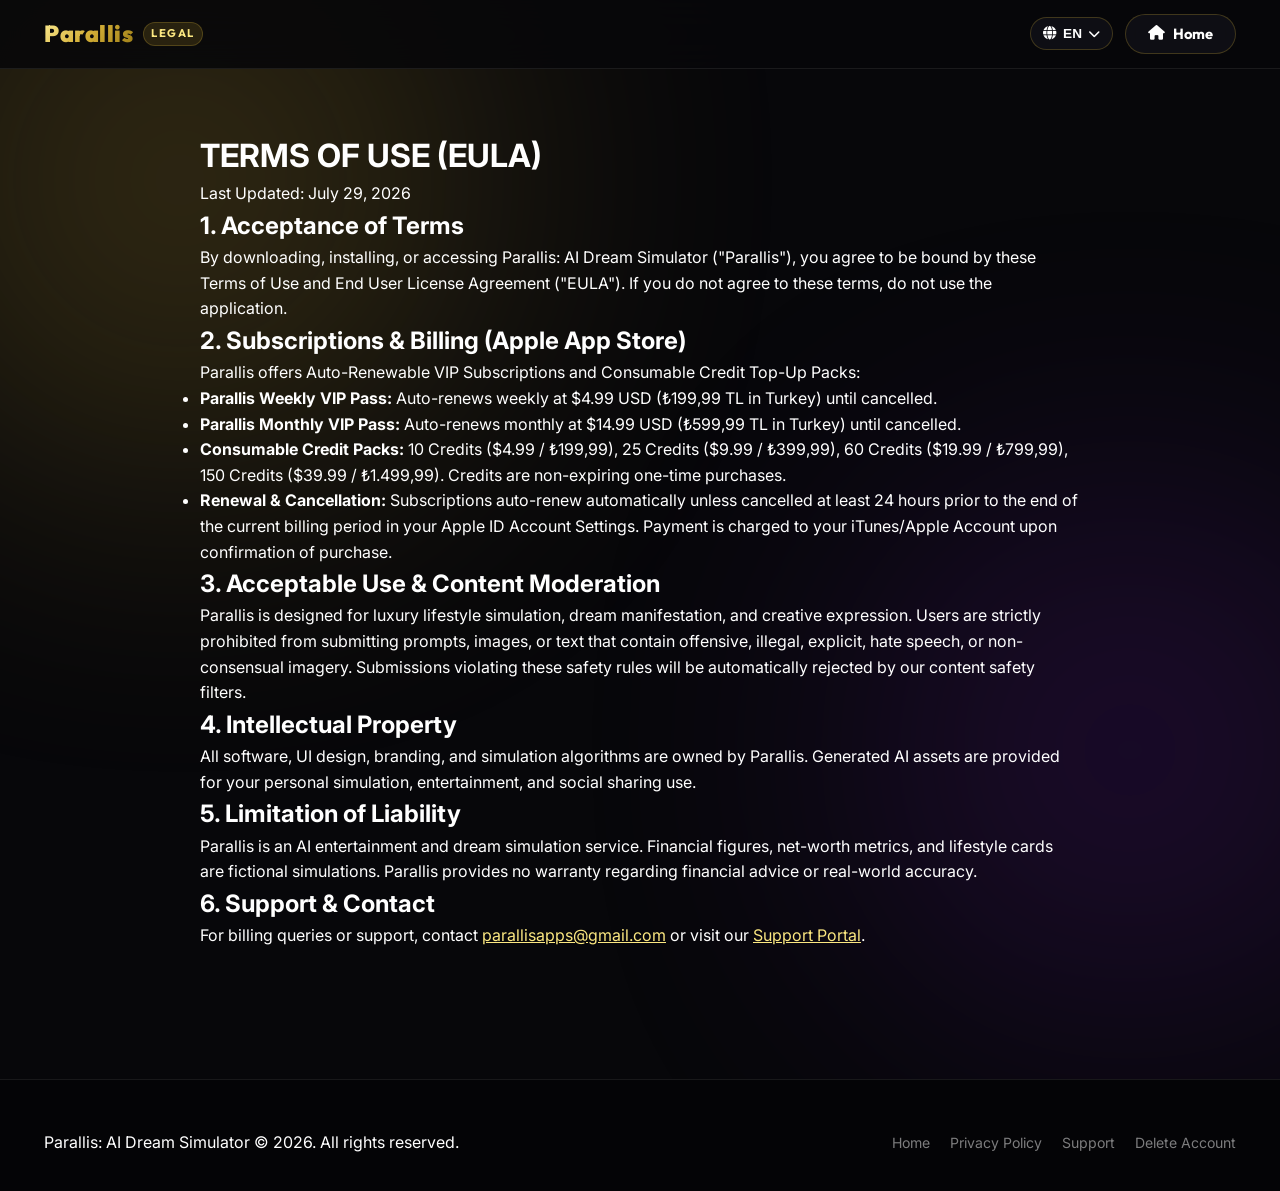
<file: terms.html>
<!DOCTYPE html>
<html lang="en" id="html-root">
<head>
    <meta charset="UTF-8">
    <meta name="viewport" content="width=device-width, initial-scale=1.0">
    <meta name="tiktok-developers-site-verification" content="v9OdkHOTxzB3ZUgegV8G3WuGj8kKvDRr">
    <title>Terms of Use (EULA) - Parallis: AI Dream Simulator</title>
    <link rel="stylesheet" href="style.css?v=4">
    <link rel="stylesheet" href="https://cdnjs.cloudflare.com/ajax/libs/font-awesome/6.4.0/css/all.min.css">
</head>
<body>

    <div class="bg-orb bg-orb-1"></div>
    <div class="bg-orb bg-orb-2"></div>

    <header>
        <div class="container">
            <div class="nav-wrapper">
                <a href="index.html" class="logo">
                    <span class="logo-badge">Parallis</span>
                    <span class="sub">Legal</span>
                </a>
                <div class="nav-right">
                    <div class="lang-dropdown">
                        <button class="lang-btn" onclick="toggleLangMenu()">
                            <i class="fa-solid fa-globe"></i>
                            <span id="current-lang-code">EN</span>
                            <i class="fa-solid fa-chevron-down" style="font-size: 0.75rem;"></i>
                        </button>
                        <div class="lang-menu" id="lang-menu">
                            <div class="lang-option" onclick="setLanguage('en')">🇺🇸 English</div>
                            <div class="lang-option" onclick="setLanguage('tr')">🇹🇷 Türkçe</div>
                            <div class="lang-option" onclick="setLanguage('fr')">🇫🇷 Français</div>
                            <div class="lang-option" onclick="setLanguage('de')">🇩🇪 Deutsch</div>
                            <div class="lang-option" onclick="setLanguage('it')">🇮🇹 Italiano</div>
                            <div class="lang-option" onclick="setLanguage('es')">🇪🇸 Español</div>
                            <div class="lang-option" onclick="setLanguage('ru')">🇷🇺 Русский</div>
                            <div class="lang-option" onclick="setLanguage('ar')">🇸🇦 العربية</div>
                        </div>
                    </div>
                    <a href="index.html" class="btn btn-glass"><i class="fa-solid fa-house"></i> Home</a>
                </div>
            </div>
        </div>
    </header>

    <div class="container">
        <div class="legal-container">
            <h1 data-i18n="tTitle">TERMS OF USE (EULA)</h1>
            <div class="updated-date" data-i18n="tDate">Last Updated: July 29, 2026</div>

            <h2 data-i18n="h1">1. Acceptance of Terms</h2>
            <p data-i18n="b1">By downloading, installing, or accessing Parallis: AI Dream Simulator ("Parallis"), you agree to be bound by these Terms of Use and End User License Agreement ("EULA"). If you do not agree to these terms, do not use the application.</p>

            <h2 data-i18n="h2">2. Subscriptions & Billing (Apple App Store)</h2>
            <p data-i18n="b2">Parallis offers Auto-Renewable VIP Subscriptions and Consumable Credit Top-Up Packs:</p>
            <ul>
                <li data-i18n="l1"><strong>Parallis Weekly VIP Pass:</strong> Auto-renews weekly at $4.99 USD (₺199,99 TL in Turkey) until cancelled.</li>
                <li data-i18n="l2"><strong>Parallis Monthly VIP Pass:</strong> Auto-renews monthly at $14.99 USD (₺599,99 TL in Turkey) until cancelled.</li>
                <li data-i18n="l3"><strong>Consumable Credit Packs:</strong> 10 Credits ($4.99 / ₺199,99), 25 Credits ($9.99 / ₺399,99), 60 Credits ($19.99 / ₺799,99), 150 Credits ($39.99 / ₺1.499,99). Credits are non-expiring one-time purchases.</li>
                <li data-i18n="l4"><strong>Renewal & Cancellation:</strong> Subscriptions auto-renew automatically unless cancelled at least 24 hours prior to the end of the current billing period in your Apple ID Account Settings. Payment is charged to your iTunes/Apple Account upon confirmation of purchase.</li>
            </ul>

            <h2 data-i18n="h3">3. Acceptable Use & Content Moderation</h2>
            <p data-i18n="b3">Parallis is designed for luxury lifestyle simulation, dream manifestation, and creative expression. Users are strictly prohibited from submitting prompts, images, or text that contain offensive, illegal, explicit, hate speech, or non-consensual imagery. Submissions violating these safety rules will be automatically rejected by our content safety filters.</p>

            <h2 data-i18n="h4">4. Intellectual Property</h2>
            <p data-i18n="b4">All software, UI design, branding, and simulation algorithms are owned by Parallis. Generated AI assets are provided for your personal simulation, entertainment, and social sharing use.</p>

            <h2 data-i18n="h5">5. Limitation of Liability</h2>
            <p data-i18n="b5">Parallis is an AI entertainment and dream simulation service. Financial figures, net-worth metrics, and lifestyle cards are fictional simulations. Parallis provides no warranty regarding financial advice or real-world accuracy.</p>

            <h2 data-i18n="h6">6. Support & Contact</h2>
            <p data-i18n="b6">For billing queries or support, contact <a href="mailto:parallisapps@gmail.com" style="color: var(--gold-light);">parallisapps@gmail.com</a> or visit our <a href="support.html" style="color: var(--gold-light);">Support Portal</a>.</p>
        </div>
    </div>

    <footer>
        <div class="container">
            <div class="footer-wrapper">
                <div>Parallis: AI Dream Simulator &copy; 2026. All rights reserved.</div>
                <ul class="footer-links">
                    <li><a href="index.html">Home</a></li>
                    <li><a href="privacy.html">Privacy Policy</a></li>
                    <li><a href="support.html">Support</a></li>
                    <li><a href="delete-account.html">Delete Account</a></li>
                </ul>
            </div>
        </div>
    </footer>

    <script>
        const translations = {
            en: { tTitle: "TERMS OF USE (EULA)", tDate: "Last Updated: July 29, 2026", h1: "1. Acceptance of Terms", b1: "By downloading or using Parallis: AI Dream Simulator, you agree to these Terms of Use.", h2: "2. Subscriptions & Billing", b2: "Parallis offers Auto-Renewable VIP Subscriptions and Consumable Credit Top-Up Packs via Apple App Store.", l1: "Parallis Weekly VIP Pass: Auto-renews weekly at $4.99 USD (₺199,99 TL in Turkey).", l2: "Parallis Monthly VIP Pass: Auto-renews monthly at $14.99 USD (₺599,99 TL in Turkey).", l3: "Consumable Credit Packs: 10, 25, 60, 150 permanent simulation credits.", l4: "Renewal & Cancellation: Subscriptions auto-renew unless turned off 24h before renewal in Apple ID Settings.", h3: "3. Acceptable Use", b3: "Users must comply with content safety rules. Harmful or explicit content is strictly prohibited.", h4: "4. Intellectual Property", b4: "Software and design are owned by Parallis.", h5: "5. Limitation of Liability", b5: "Parallis is an AI entertainment simulation.", h6: "6. Support & Contact", b6: "Contact parallisapps@gmail.com for help." },
            tr: { tTitle: "KULLANIM ŞARTLARI (EULA)", tDate: "Son Güncelleme: 29 Temmuz 2026", h1: "1. Şartların Kabulü", b1: "Parallis: AI Dream Simulator uygulamasını indirerek veya kullanarak bu Kullanım Şartlarını kabul etmiş olursunuz.", h2: "2. Abonelikler ve Ödeme", b2: "Parallis, Apple App Store üzerinden Otomatik Yenilenen VIP Abonelikler ve Kredi Paketleri sunar:", l1: "Haftalık VIP Pass: İptal edilmediği sürece haftalık ₺199,99 TL / $4.99 USD olarak otomatik yenilenir.", l2: "Aylık VIP Pass: İptal edilmediği sürece aylık ₺599,99 TL / $14.99 USD olarak otomatik yenilenir.", l3: "Tüketilebilir Kredi Paketleri: 10, 25, 60 ve 150 kredilik kalıcı paketler.", l4: "Yenileme ve İptal: Aboneliğinizi yenileme tarihinden 24 saat önce Apple ID Ayarlarınızdan dilediğiniz an iptal edebilirsiniz.", h3: "3. Kullanım Kuralları", b3: "Yasa dışı, nefret söylemi içeren veya zararlı içerik talepleri otomatik filtrelerimizce reddedilir.", h4: "4. Fikri Mülkiyet", b4: "Uygulama yazılımı ve arayüzü Parallis'e aittir.", h5: "5. Sorumluluk Sınırı", b5: "Parallis bir yapay zeka simülasyon ve eğlence uygulamasıdır.", h6: "6. İletişim", b6: "Destek için parallisapps@gmail.com adresine yazabilirsiniz." }
        };
        function setLanguage(lang) {
            const root = document.getElementById('html-root');
            if (lang === 'ar') root.setAttribute('dir', 'rtl'); else root.removeAttribute('dir');
            document.getElementById('current-lang-code').innerText = lang.toUpperCase();
            const dict = translations[lang] || translations.en;
            document.querySelectorAll('[data-i18n]').forEach(el => {
                const key = el.getAttribute('data-i18n');
                if (dict[key]) el.innerText = dict[key];
            });
            closeLangMenu();
        }
        function toggleLangMenu() { document.getElementById('lang-menu').classList.toggle('show'); }
        function closeLangMenu() { document.getElementById('lang-menu').classList.remove('show'); }
    
        // Auto-detect language from URL query parameter (?lang=tr, ?lang=de, etc.)
        window.addEventListener("DOMContentLoaded", () => {
            const urlParams = new URLSearchParams(window.location.search);
            const langParam = urlParams.get("lang");
            if (langParam) {
                setLanguage(langParam.toLowerCase());
            }
        });
    </script>
</body>
</html>
</file>
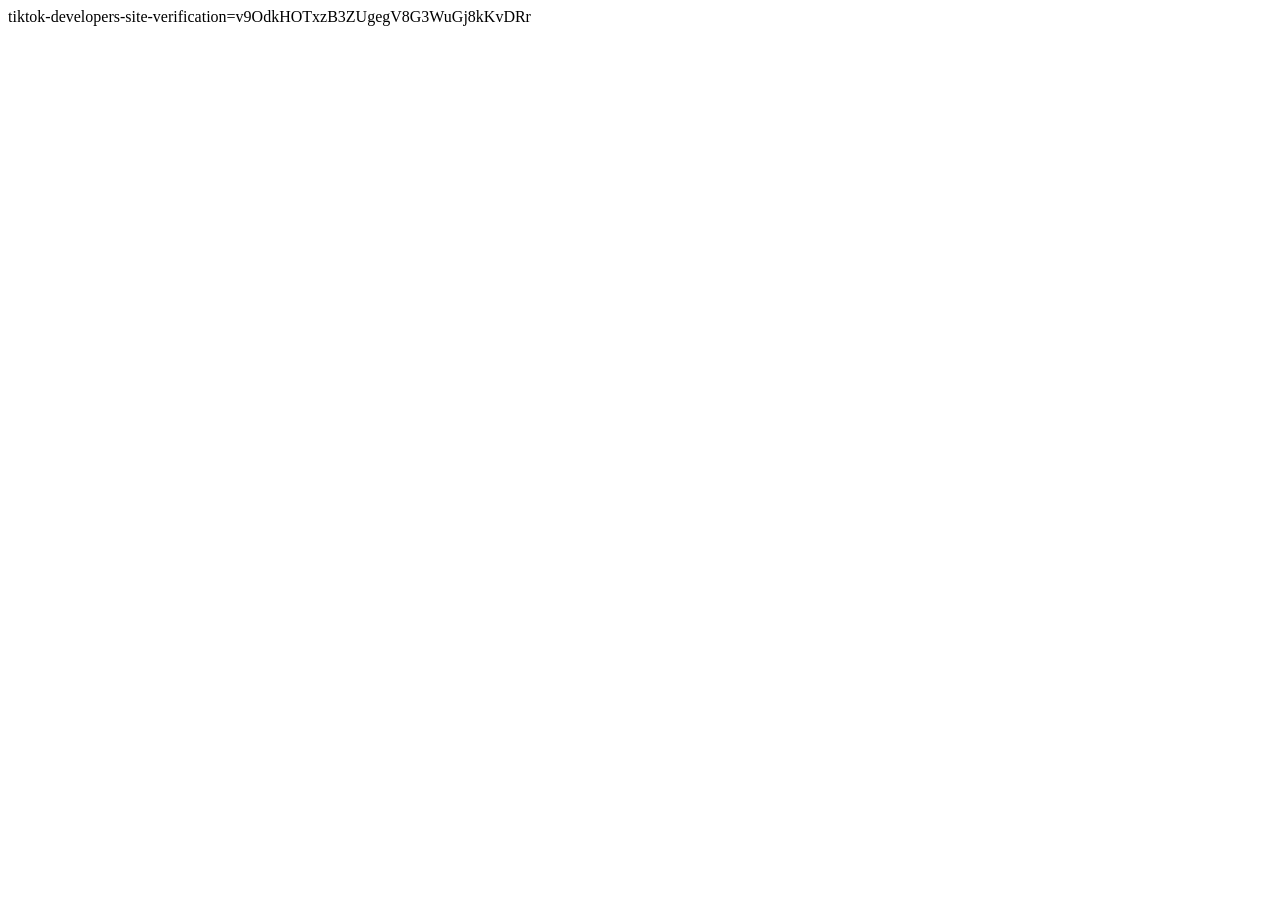
<file: tiktok-developers-site-verification.html>
<!DOCTYPE html>
<html>
<head>
    <meta name="tiktok-developers-site-verification" content="v9OdkHOTxzB3ZUgegV8G3WuGj8kKvDRr">
</head>
<body>
tiktok-developers-site-verification=v9OdkHOTxzB3ZUgegV8G3WuGj8kKvDRr
</body>
</html>
</file>
<file: style.css>
/* 
   uipro (UI/UX Pro Max) Design System
   Parallis: AI Dream Simulator - Official Web Showcase
   Palette: Dark Obsidian, Glassmorphism, Luxury Gold Gradients & 528Hz Quantum Glow
*/

@import url('https://fonts.googleapis.com/css2?family=Inter:wght@300;400;500;600;700;800&family=Outfit:wght@400;500;600;700;800;900&display=swap');

:root {
    --bg-main: #07070A;
    --bg-surface: #0E0E14;
    --bg-card: rgba(18, 18, 26, 0.72);
    --bg-card-hover: rgba(28, 28, 40, 0.9);
    --bg-glass: rgba(255, 255, 255, 0.04);
    
    --gold-primary: #D4AF37;
    --gold-light: #FCE881;
    --gold-dark: #997A15;
    --gold-gradient: linear-gradient(135deg, #FFF099 0%, #D4AF37 50%, #997A15 100%);
    --gold-glow: rgba(212, 175, 55, 0.35);
    --purple-glow: rgba(147, 51, 234, 0.3);
    
    --text-primary: #FFFFFF;
    --text-secondary: rgba(255, 255, 255, 0.78);
    --text-muted: rgba(255, 255, 255, 0.48);
    
    --border-gold: rgba(212, 175, 55, 0.25);
    --border-subtle: rgba(255, 255, 255, 0.08);
    
    --radius-sm: 8px;
    --radius-md: 16px;
    --radius-lg: 24px;
    --radius-xl: 32px;
    --radius-pill: 9999px;
    
    --font-heading: 'Outfit', -apple-system, BlinkMacSystemFont, sans-serif;
    --font-body: 'Inter', -apple-system, BlinkMacSystemFont, sans-serif;
    
    --shadow-gold: 0 12px 40px -10px rgba(212, 175, 55, 0.35);
    --shadow-card: 0 20px 50px rgba(0, 0, 0, 0.65);
    --transition: all 0.35s cubic-bezier(0.16, 1, 0.3, 1);
}

/* Base Resets */
*, *::before, *::after {
    box-sizing: border-box;
    margin: 0;
    padding: 0;
}

html {
    scroll-behavior: smooth;
    font-size: 16px;
}

body {
    background-color: var(--bg-main);
    color: var(--text-primary);
    font-family: var(--font-body);
    line-height: 1.6;
    overflow-x: hidden;
    -webkit-font-smoothing: antialiased;
    position: relative;
}

/* RTL Support for Arabic */
[dir="rtl"] {
    font-family: 'Outfit', 'Segoe UI', Tahoma, Geneva, Verdana, sans-serif;
}
[dir="rtl"] .nav-links {
    margin-right: auto;
    margin-left: 0;
}
[dir="rtl"] .hero-badge i,
[dir="rtl"] .btn i {
    margin-left: 8px;
    margin-right: 0;
}

.container {
    width: 100%;
    max-width: 1240px;
    margin: 0 auto;
    padding: 0 24px;
}

/* 528Hz Interactive Quantum Canvas */
#quantum-canvas {
    position: fixed;
    top: 0;
    left: 0;
    width: 100vw;
    height: 100vh;
    z-index: 0;
    pointer-events: none;
    opacity: 0.65;
}

/* Background Glowing Orbs */
.bg-orb {
    position: fixed;
    border-radius: 50%;
    filter: blur(140px);
    z-index: -1;
    pointer-events: none;
    opacity: 0.22;
}

.bg-orb-1 {
    width: 600px;
    height: 600px;
    background: var(--gold-primary);
    top: -120px;
    left: -120px;
}

.bg-orb-2 {
    width: 500px;
    height: 500px;
    background: #7E22CE;
    bottom: -100px;
    right: -100px;
}

/* Navigation Bar */
header {
    position: fixed;
    top: 0;
    left: 0;
    width: 100%;
    z-index: 1000;
    background: rgba(7, 7, 10, 0.88);
    backdrop-filter: blur(20px);
    -webkit-backdrop-filter: blur(20px);
    border-bottom: 1px solid var(--border-subtle);
    padding: 14px 0;
    transition: var(--transition);
}

.nav-wrapper {
    display: flex;
    align-items: center;
    justify-content: space-between;
    gap: 16px;
}

.logo {
    display: flex;
    align-items: center;
    gap: 10px;
    text-decoration: none;
    color: var(--text-primary);
    font-family: var(--font-heading);
    font-size: 1.45rem;
    font-weight: 800;
    letter-spacing: 0.5px;
    white-space: nowrap;
    flex-shrink: 0;
}

.logo-icon-img {
    width: 36px;
    height: 36px;
    border-radius: 10px;
    box-shadow: 0 4px 15px var(--gold-glow);
}

.logo-badge {
    background: var(--gold-gradient);
    -webkit-background-clip: text;
    -webkit-text-fill-color: transparent;
    font-size: 1.45rem;
    font-weight: 900;
}

.logo span.sub {
    font-size: 0.7rem;
    font-weight: 700;
    text-transform: uppercase;
    letter-spacing: 1.5px;
    background: rgba(212, 175, 55, 0.15);
    color: var(--gold-light);
    border: 1px solid var(--border-gold);
    padding: 2px 7px;
    border-radius: var(--radius-pill);
}

.nav-links {
    display: flex;
    align-items: center;
    gap: 20px;
    list-style: none;
    white-space: nowrap;
}

.nav-links a {
    color: var(--text-secondary);
    text-decoration: none;
    font-size: 0.92rem;
    font-weight: 600;
    white-space: nowrap;
    transition: var(--transition);
    position: relative;
    padding: 4px 0;
}

.nav-links a:hover {
    color: var(--gold-light);
}

.nav-links a::after {
    content: '';
    position: absolute;
    bottom: 0;
    left: 0;
    width: 0;
    height: 2px;
    background: var(--gold-gradient);
    transition: var(--transition);
    border-radius: 2px;
}

.nav-links a:hover::after {
    width: 100%;
}

.nav-right {
    display: flex;
    align-items: center;
    gap: 12px;
    flex-shrink: 0;
}

/* Language Switcher */
.lang-dropdown {
    position: relative;
    flex-shrink: 0;
}

.lang-btn {
    display: inline-flex;
    align-items: center;
    gap: 6px;
    background: var(--bg-card);
    border: 1px solid var(--border-gold);
    color: var(--text-primary);
    padding: 8px 12px;
    border-radius: var(--radius-pill);
    font-size: 0.85rem;
    font-weight: 700;
    cursor: pointer;
    white-space: nowrap;
    transition: var(--transition);
}

.lang-btn:hover {
    background: var(--bg-card-hover);
    border-color: var(--gold-light);
    box-shadow: 0 0 15px var(--gold-glow);
}

.lang-menu {
    position: absolute;
    top: calc(100% + 8px);
    right: 0;
    background: #12121A;
    border: 1px solid var(--border-gold);
    border-radius: var(--radius-md);
    box-shadow: var(--shadow-card), 0 0 20px rgba(0,0,0,0.8);
    min-width: 170px;
    display: none;
    flex-direction: column;
    padding: 6px;
    z-index: 1001;
    backdrop-filter: blur(20px);
}

[dir="rtl"] .lang-menu {
    right: auto;
    left: 0;
}

.lang-menu.show {
    display: flex;
    animation: fadeInDown 0.25s ease-out;
}

.lang-option {
    padding: 10px 14px;
    color: var(--text-secondary);
    font-size: 0.9rem;
    font-weight: 500;
    cursor: pointer;
    border-radius: var(--radius-sm);
    transition: var(--transition);
    display: flex;
    align-items: center;
    gap: 10px;
}

.lang-option:hover {
    background: rgba(212, 175, 55, 0.12);
    color: var(--gold-light);
}

/* Buttons */
.btn {
    display: inline-flex;
    align-items: center;
    justify-content: center;
    gap: 8px;
    padding: 10px 22px;
    border-radius: var(--radius-pill);
    font-family: var(--font-heading);
    font-size: 0.92rem;
    font-weight: 700;
    text-decoration: none;
    cursor: pointer;
    white-space: nowrap;
    flex-shrink: 0;
    transition: var(--transition);
    border: none;
    line-height: 1.2;
}

.btn-gold {
    background: var(--gold-gradient);
    color: #000000;
    box-shadow: var(--shadow-gold);
}

.btn-gold:hover {
    transform: translateY(-2px);
    box-shadow: 0 16px 45px -8px rgba(212, 175, 55, 0.55);
    filter: brightness(1.08);
}

.btn-glass {
    background: var(--bg-card);
    border: 1px solid var(--border-gold);
    color: var(--text-primary);
    backdrop-filter: blur(12px);
}

.btn-glass:hover {
    background: var(--bg-card-hover);
    border-color: var(--gold-light);
    transform: translateY(-2px);
    color: var(--gold-light);
}

/* Hero Section */
.hero {
    position: relative;
    z-index: 1;
    padding: 150px 0 90px;
    text-align: center;
}

.hero-badge {
    display: inline-flex;
    align-items: center;
    gap: 10px;
    background: rgba(212, 175, 55, 0.12);
    border: 1px solid var(--border-gold);
    padding: 8px 18px;
    border-radius: var(--radius-pill);
    color: var(--gold-light);
    font-size: 0.88rem;
    font-weight: 700;
    margin-bottom: 24px;
    box-shadow: 0 0 20px rgba(212, 175, 55, 0.18);
}

.hero h1 {
    font-family: var(--font-heading);
    font-size: clamp(2.2rem, 5.2vw, 4rem);
    font-weight: 900;
    line-height: 1.15;
    letter-spacing: -0.5px;
    margin-bottom: 22px;
    max-width: 980px;
    margin-left: auto;
    margin-right: auto;
}

.hero h1 .highlight {
    background: var(--gold-gradient);
    -webkit-background-clip: text;
    -webkit-text-fill-color: transparent;
}

.hero p {
    font-size: clamp(1.05rem, 1.8vw, 1.2rem);
    color: var(--text-secondary);
    max-width: 760px;
    margin: 0 auto 36px;
    line-height: 1.7;
}

.hero-cta-group {
    display: flex;
    align-items: center;
    justify-content: center;
    gap: 16px;
    flex-wrap: wrap;
    margin-bottom: 40px;
}

/* Feature Spec Bar */
.hero-specs {
    display: flex;
    align-items: center;
    justify-content: center;
    gap: 24px;
    flex-wrap: wrap;
    margin-top: 10px;
}

.spec-item {
    display: flex;
    align-items: center;
    gap: 8px;
    font-size: 0.85rem;
    font-weight: 600;
    color: var(--text-muted);
}

.spec-item i {
    color: var(--gold-primary);
}

/* 8K Interactive Simulation Showcase */
.section {
    position: relative;
    z-index: 1;
    padding: 80px 0;
}

.section-title {
    text-align: center;
    margin-bottom: 40px;
}

.section-title h2 {
    font-family: var(--font-heading);
    font-size: clamp(1.9rem, 3.8vw, 2.6rem);
    font-weight: 800;
    letter-spacing: -0.5px;
    margin-bottom: 12px;
}

.section-title p {
    font-size: 1.05rem;
    color: var(--text-secondary);
    max-width: 680px;
    margin: 0 auto;
}

/* Showcase Tabs */
.showcase-tabs {
    display: flex;
    align-items: center;
    justify-content: center;
    gap: 10px;
    flex-wrap: wrap;
    margin-bottom: 30px;
}

.showcase-tab {
    background: var(--bg-card);
    border: 1px solid var(--border-subtle);
    color: var(--text-secondary);
    padding: 10px 20px;
    border-radius: var(--radius-pill);
    font-size: 0.9rem;
    font-weight: 600;
    cursor: pointer;
    white-space: nowrap;
    transition: var(--transition);
    display: flex;
    align-items: center;
    gap: 8px;
}

.showcase-tab:hover {
    border-color: var(--border-gold);
    color: var(--text-primary);
}

.showcase-tab.active {
    background: rgba(212, 175, 55, 0.15);
    border-color: var(--gold-primary);
    color: var(--gold-light);
    box-shadow: 0 0 20px rgba(212, 175, 55, 0.25);
}

/* Showcase Display Card (16:9 Widescreen Theatre UI/UX Pro Max) */
.showcase-display {
    position: relative;
    background: var(--bg-card);
    border: 1px solid var(--border-gold);
    border-radius: var(--radius-xl);
    overflow: hidden;
    box-shadow: var(--shadow-card), 0 0 50px rgba(212, 175, 55, 0.15);
    display: flex;
    flex-direction: column;
    max-width: 1060px;
    margin: 0 auto;
}

.showcase-image-wrapper {
    position: relative;
    width: 100%;
    aspect-ratio: 16 / 9;
    overflow: hidden;
    background: #06060A;
}

#showcase-img {
    width: 100%;
    height: 100%;
    object-fit: cover;
    object-position: center center;
    display: block;
    transition: opacity 0.25s ease, transform 0.35s ease;
}

.showcase-image-overlay {
    position: absolute;
    inset: 0;
    background: linear-gradient(180deg, rgba(0,0,0,0.05) 0%, rgba(0,0,0,0.2) 65%, rgba(7,7,11,0.85) 100%);
    pointer-events: none;
}

.showcase-badge-8k {
    position: absolute;
    top: 18px;
    left: 18px;
    background: rgba(0, 0, 0, 0.82);
    backdrop-filter: blur(10px);
    -webkit-backdrop-filter: blur(10px);
    border: 1px solid rgba(212, 175, 55, 0.45);
    color: var(--gold-light);
    font-size: 0.74rem;
    font-weight: 800;
    letter-spacing: 1.2px;
    padding: 7px 16px;
    border-radius: 9999px;
    display: flex;
    align-items: center;
    gap: 7px;
    box-shadow: 0 4px 15px rgba(0,0,0,0.6);
    z-index: 5;
}

[dir="rtl"] .showcase-badge-8k {
    left: auto;
    right: 18px;
}

.showcase-content {
    display: grid;
    grid-template-columns: 1.15fr 0.85fr;
    gap: 28px;
    padding: 28px 32px;
    background: rgba(11, 11, 18, 0.95);
    border-top: 1px solid rgba(255, 255, 255, 0.08);
    align-items: center;
    box-sizing: border-box;
}

@media (max-width: 860px) {
    .showcase-content {
        grid-template-columns: 1fr;
        gap: 20px;
        padding: 22px 20px;
    }
}

.showcase-meta-col {
    display: flex;
    flex-direction: column;
    gap: 10px;
    text-align: left;
}

[dir="rtl"] .showcase-meta-col {
    text-align: right;
}

.showcase-tag {
    display: inline-flex;
    align-items: center;
    gap: 6px;
    font-size: 0.78rem;
    font-weight: 800;
    letter-spacing: 1.5px;
    color: var(--gold-primary);
    text-transform: uppercase;
}

#showcase-title {
    font-family: var(--font-heading);
    font-size: 1.6rem;
    font-weight: 800;
    color: #FFFFFF;
    margin: 0;
    line-height: 1.25;
}

#showcase-desc {
    font-size: 0.95rem;
    color: var(--text-secondary);
    margin: 0;
    line-height: 1.55;
}

.showcase-prompt-col {
    display: flex;
    flex-direction: column;
    height: 100%;
    justify-content: center;
}

.showcase-prompt-box {
    background: #08080E;
    border: 1px solid rgba(212, 175, 55, 0.25);
    border-radius: 14px;
    padding: 16px 18px;
    text-align: left;
}

[dir="rtl"] .showcase-prompt-box {
    text-align: right;
}

.prompt-label {
    display: flex;
    align-items: center;
    gap: 6px;
    font-size: 0.72rem;
    font-weight: 700;
    color: var(--gold-primary);
    text-transform: uppercase;
    letter-spacing: 0.8px;
    margin-bottom: 8px;
}

.prompt-text {
    font-family: "SFMono-Regular", Consolas, Menlo, monospace;
    font-size: 0.82rem;
    color: var(--text-muted);
    line-height: 1.5;
    word-break: break-word;
}

/* iPhone 16 Pro Mockup Section (UI/UX Pro Max) */
.mockup-grid {
    display: grid;
    grid-template-columns: 1.15fr 0.85fr;
    gap: 48px;
    align-items: center;
    margin-top: 36px;
}

.exp-card {
    background: var(--bg-card);
    border: 1px solid var(--border-subtle);
    border-radius: var(--radius-lg);
    padding: 24px 26px;
    margin-bottom: 20px;
    cursor: pointer;
    position: relative;
    overflow: hidden;
    transition: all 0.35s cubic-bezier(0.2, 0.8, 0.2, 1);
}

.exp-card:last-child {
    margin-bottom: 0;
}

.exp-card:hover {
    border-color: rgba(212, 175, 55, 0.4);
    transform: translateY(-2px);
}

.exp-card.active {
    background: linear-gradient(135deg, rgba(212, 175, 55, 0.08) 0%, rgba(19, 19, 26, 0.95) 100%);
    border-color: var(--gold);
    box-shadow: 0 16px 36px rgba(0, 0, 0, 0.6), 0 0 30px rgba(212, 175, 55, 0.16);
    transform: translateY(-2px);
}

.exp-card-header {
    display: flex;
    align-items: center;
    gap: 16px;
    margin-bottom: 12px;
}

.exp-card-meta {
    display: flex;
    flex-direction: column;
    gap: 4px;
}

.exp-badge {
    font-size: 0.72rem;
    font-weight: 700;
    letter-spacing: 1.5px;
    color: var(--gold-light);
    text-transform: uppercase;
}

.exp-card h3 {
    margin: 0;
    font-size: 1.25rem;
    font-weight: 700;
    color: #FFFFFF;
    transition: color 0.3s;
}

.exp-card.active h3 {
    color: #FFFFFF;
    text-shadow: 0 0 15px rgba(212, 175, 55, 0.35);
}

.exp-card p {
    margin: 0;
    font-size: 0.92rem;
    line-height: 1.55;
    color: var(--text-muted);
}

.exp-card.active p {
    color: #E2E8F0;
}

.exp-card .card-icon {
    width: 48px;
    height: 48px;
    border-radius: 14px;
    background: rgba(255, 255, 255, 0.04);
    border: 1px solid var(--border-subtle);
    display: flex;
    align-items: center;
    justify-content: center;
    font-size: 1.25rem;
    color: var(--gold);
    flex-shrink: 0;
    transition: all 0.3s ease;
}

.exp-card.active .card-icon {
    background: linear-gradient(135deg, #FFE066, #D4AF37);
    color: #000000;
    box-shadow: 0 0 20px rgba(212, 175, 55, 0.45);
    border-color: transparent;
}

/* Progress bar inside active card */
.exp-card-progress {
    position: absolute;
    bottom: 0;
    left: 0;
    width: 100%;
    height: 3px;
    background: rgba(255, 255, 255, 0.05);
    overflow: hidden;
}

.exp-progress-bar {
    width: 0%;
    height: 100%;
    background: linear-gradient(90deg, #D4AF37, #FFE066);
    transition: width 0.05s linear;
}

/* iPhone Frame */
.mockup-phone-container {
    display: flex;
    flex-direction: column;
    align-items: center;
    gap: 20px;
}

.mockup-phone {
    position: relative;
    width: 310px;
    height: 654px;
    box-sizing: border-box;
    margin: 0 auto;
    background: #000000;
    border-radius: 54px;
    border: 10px solid #1E1E26;
    outline: 1px solid rgba(255, 255, 255, 0.12);
    box-shadow: 0 30px 80px rgba(0, 0, 0, 0.9), 0 0 50px rgba(212, 175, 55, 0.18);
    padding: 0;
    display: flex;
    align-items: center;
    justify-content: center;
    overflow: hidden;
}

.mockup-screen {
    position: relative;
    width: 290px;
    height: 634px;
    box-sizing: border-box;
    border-radius: 44px;
    background: #000000;
    overflow: hidden;
    flex-shrink: 0;
}

.mockup-slider {
    position: relative;
    width: 100%;
    height: 100%;
}

.mockup-slide {
    position: absolute;
    inset: 0;
    width: 100%;
    height: 100%;
    opacity: 0;
    transform: scale(0.96);
    transition: opacity 0.5s cubic-bezier(0.4, 0, 0.2, 1), transform 0.5s cubic-bezier(0.4, 0, 0.2, 1);
    pointer-events: none;
}

.mockup-slide.active {
    opacity: 1;
    transform: scale(1);
    pointer-events: auto;
    z-index: 2;
}

.mockup-img {
    width: 100%;
    height: 100%;
    object-fit: cover;
    object-position: top center;
    display: block;
    user-select: none;
    -webkit-user-drag: none;
}

.mockup-glare {
    position: absolute;
    inset: 0;
    pointer-events: none;
    z-index: 5;
    background: linear-gradient(135deg, rgba(255, 255, 255, 0.08) 0%, rgba(255, 255, 255, 0.01) 35%, rgba(0, 0, 0, 0) 60%, rgba(212, 175, 55, 0.03) 100%);
    border-radius: 44px;
}

.mockup-dots {
    display: flex;
    align-items: center;
    gap: 10px;
}

.mockup-dot {
    width: 10px;
    height: 10px;
    border-radius: 50%;
    background: rgba(255, 255, 255, 0.2);
    border: none;
    cursor: pointer;
    transition: all 0.3s ease;
    padding: 0;
}

.mockup-dot.active {
    width: 28px;
    border-radius: 10px;
    background: var(--gold);
    box-shadow: 0 0 12px rgba(212, 175, 55, 0.6);
}

/* Bento Grid */
.bento-grid {
    display: grid;
    grid-template-columns: repeat(3, 1fr);
    gap: 22px;
    margin-top: 20px;
}

.glass-card {
    background: var(--bg-card);
    border: 1px solid var(--border-subtle);
    border-radius: var(--radius-lg);
    padding: 32px 26px;
    backdrop-filter: blur(16px);
    transition: var(--transition);
    display: flex;
    flex-direction: column;
    gap: 14px;
    position: relative;
    overflow: hidden;
}

.glass-card:hover {
    background: var(--bg-card-hover);
    border-color: var(--border-gold);
    transform: translateY(-6px);
    box-shadow: var(--shadow-gold);
}

.glass-card::before {
    content: '';
    position: absolute;
    top: 0;
    left: 0;
    width: 100%;
    height: 3px;
    background: var(--gold-gradient);
    opacity: 0;
    transition: var(--transition);
}

.glass-card:hover::before {
    opacity: 1;
}

.card-icon {
    width: 48px;
    height: 48px;
    background: rgba(212, 175, 55, 0.12);
    border: 1px solid var(--border-gold);
    border-radius: var(--radius-md);
    display: flex;
    align-items: center;
    justify-content: center;
    color: var(--gold-light);
    font-size: 1.3rem;
}

.glass-card h3 {
    font-family: var(--font-heading);
    font-size: 1.3rem;
    font-weight: 700;
}

.glass-card p {
    color: var(--text-secondary);
    font-size: 0.93rem;
    line-height: 1.6;
}

/* Desktop QR Code Modal */
.qr-floating-box {
    position: fixed;
    bottom: 24px;
    right: 24px;
    z-index: 999;
    background: rgba(18, 18, 26, 0.94);
    border: 1px solid var(--border-gold);
    border-radius: var(--radius-lg);
    padding: 14px;
    box-shadow: var(--shadow-card), 0 0 30px rgba(0,0,0,0.8);
    backdrop-filter: blur(20px);
    display: flex;
    align-items: center;
    gap: 12px;
    animation: fadeInUp 0.4s ease-out;
}

[dir="rtl"] .qr-floating-box {
    right: auto;
    left: 24px;
}

.qr-code-img {
    width: 64px;
    height: 64px;
    border-radius: 8px;
    background: #FFFFFF;
    padding: 4px;
}

.qr-info h4 {
    font-size: 0.88rem;
    font-weight: 700;
    color: var(--gold-light);
    margin-bottom: 2px;
}

.qr-info p {
    font-size: 0.76rem;
    color: var(--text-muted);
}

.qr-close {
    cursor: pointer;
    color: var(--text-muted);
    font-size: 0.85rem;
    margin-left: 4px;
    transition: var(--transition);
}

.qr-close:hover {
    color: #FFFFFF;
}

/* FAQ Section */
.faq-list {
    max-width: 840px;
    margin: 0 auto;
    display: flex;
    flex-direction: column;
    gap: 14px;
}

.faq-item {
    background: var(--bg-card);
    border: 1px solid var(--border-subtle);
    border-radius: var(--radius-md);
    overflow: hidden;
    cursor: pointer;
    transition: var(--transition);
}

.faq-item:hover {
    border-color: var(--border-gold);
}

.faq-question {
    padding: 20px 24px;
    display: flex;
    align-items: center;
    justify-content: space-between;
    gap: 16px;
    font-family: var(--font-heading);
    font-size: 1.05rem;
    font-weight: 700;
    color: var(--text-primary);
}

.faq-icon {
    font-size: 0.85rem;
    color: var(--gold-primary);
    transition: transform 0.3s ease;
}

.faq-item.active .faq-icon {
    transform: rotate(180deg);
}

.faq-answer {
    padding: 0 24px 20px;
    color: var(--text-secondary);
    font-size: 0.93rem;
    line-height: 1.65;
    display: none;
}

.faq-item.active .faq-answer {
    display: block;
    animation: fadeIn 0.3s ease;
}

/* Footer */
footer {
    position: relative;
    z-index: 1;
    background: #040406;
    border-top: 1px solid var(--border-subtle);
    padding: 50px 0 35px;
    margin-top: 50px;
}

.footer-wrapper {
    display: flex;
    align-items: center;
    justify-content: space-between;
    gap: 20px;
    flex-wrap: wrap;
}

.footer-links {
    display: flex;
    gap: 20px;
    list-style: none;
    flex-wrap: wrap;
}

.footer-links a {
    color: var(--text-muted);
    text-decoration: none;
    font-size: 0.88rem;
    transition: var(--transition);
}

.footer-links a:hover {
    color: var(--gold-light);
}

/* Animations */
@keyframes fadeIn {
    from { opacity: 0; }
    to { opacity: 1; }
}

@keyframes fadeInDown {
    from { opacity: 0; transform: translateY(-10px); }
    to { opacity: 1; transform: translateY(0); }
}

@keyframes fadeInUp {
    from { opacity: 0; transform: translateY(20px); }
    to { opacity: 1; transform: translateY(0); }
}

/* Responsive Media Queries */
@media (max-width: 1080px) {
    .nav-links {
        gap: 14px;
    }
    .nav-links a {
        font-size: 0.85rem;
    }
    .bento-grid {
        grid-template-columns: repeat(2, 1fr);
    }
    .showcase-display {
        grid-template-columns: 1fr;
    }
    .mockup-grid {
        grid-template-columns: 1fr;
        gap: 40px;
    }
    .mockup-info {
        text-align: left;
    }
}

@media (max-width: 820px) {
    .nav-links {
        display: none;
    }
    .bento-grid {
        grid-template-columns: 1fr;
    }
    .qr-floating-box {
        display: none;
    }
    .hero {
        padding: 110px 0 50px;
    }
    .showcase-content {
        padding: 24px 18px;
    }
}

/* ==========================================================================
   UI/UX Pro Max (uipro) - Inner Pages, Legal & Contact Form Design System
   ========================================================================== */

.legal-container, .inner-page-container {
    padding-top: 130px;
    padding-bottom: 80px;
    max-width: 880px;
    margin: 0 auto;
    position: relative;
    z-index: 10;
}

.support-cards-grid {
    display: grid;
    grid-template-columns: repeat(2, 1fr);
    gap: 24px;
    margin-bottom: 48px;
    text-align: left;
}

.support-action-card {
    background: var(--bg-card);
    border: 1px solid var(--border-subtle);
    border-radius: var(--radius-lg);
    padding: 28px 24px;
    backdrop-filter: blur(16px);
    -webkit-backdrop-filter: blur(16px);
    display: flex;
    flex-direction: column;
    justify-content: space-between;
    gap: 16px;
    transition: var(--transition);
    position: relative;
    overflow: hidden;
}

.support-action-card:hover {
    border-color: var(--border-gold);
    transform: translateY(-4px);
    box-shadow: 0 16px 36px rgba(0, 0, 0, 0.5), 0 0 24px rgba(212, 175, 55, 0.12);
}

.support-action-card .card-icon {
    width: 48px;
    height: 48px;
    border-radius: 14px;
    background: rgba(212, 175, 55, 0.12);
    border: 1px solid var(--border-gold);
    display: flex;
    align-items: center;
    justify-content: center;
    color: var(--gold-light);
    font-size: 1.25rem;
    margin-bottom: 4px;
}

.support-action-card h3 {
    font-family: var(--font-heading);
    font-size: 1.25rem;
    font-weight: 700;
    color: var(--text-primary);
    margin-bottom: 6px;
}

.support-action-card p {
    font-size: 0.92rem;
    color: var(--text-secondary);
    line-height: 1.5;
}

.support-action-card .card-action-link {
    display: inline-flex;
    align-items: center;
    gap: 8px;
    color: var(--gold-light);
    font-weight: 600;
    font-size: 0.95rem;
    text-decoration: none;
    transition: var(--transition);
    margin-top: 8px;
}

.support-action-card .card-action-link:hover {
    color: #FFFFFF;
    transform: translateX(4px);
}

/* UI/UX Pro Max Form System */
.contact-form-card {
    background: var(--bg-card);
    border: 1px solid var(--border-gold);
    border-radius: var(--radius-xl);
    padding: 38px 34px;
    box-shadow: 0 24px 60px rgba(0, 0, 0, 0.7), 0 0 40px rgba(212, 175, 55, 0.08);
    backdrop-filter: blur(24px);
    -webkit-backdrop-filter: blur(24px);
    margin-top: 16px;
    position: relative;
    overflow: hidden;
    text-align: left;
}

.contact-form-card::before {
    content: '';
    position: absolute;
    top: 0;
    left: 0;
    right: 0;
    height: 2px;
    background: var(--gold-gradient);
}

.contact-form {
    width: 100%;
}

.form-grid-2 {
    display: grid;
    grid-template-columns: 1fr 1fr;
    gap: 20px;
    margin-bottom: 20px;
}

.form-group {
    display: flex;
    flex-direction: column;
    gap: 8px;
    margin-bottom: 20px;
}

.form-label {
    display: flex;
    align-items: center;
    gap: 8px;
    font-size: 0.78rem;
    font-weight: 700;
    letter-spacing: 0.8px;
    text-transform: uppercase;
    color: var(--gold-light);
}

.form-label i {
    color: var(--gold-primary);
    font-size: 0.85rem;
}

.form-control {
    width: 100%;
    background: rgba(255, 255, 255, 0.04);
    border: 1px solid var(--border-subtle);
    border-radius: var(--radius-md);
    padding: 14px 18px;
    font-family: var(--font-body);
    font-size: 0.95rem;
    color: var(--text-primary);
    transition: var(--transition);
    outline: none;
    box-sizing: border-box;
}

.form-control:hover {
    border-color: rgba(212, 175, 55, 0.4);
    background: rgba(255, 255, 255, 0.06);
}

.form-control:focus {
    border-color: var(--gold-primary);
    background: rgba(255, 255, 255, 0.08);
    box-shadow: 0 0 0 3px rgba(212, 175, 55, 0.2), 0 8px 24px rgba(0, 0, 0, 0.4);
}

.form-control::placeholder {
    color: var(--text-muted);
}

/* Custom Select Styling */
select.form-control {
    appearance: none;
    -webkit-appearance: none;
    background-image: url("data:image/svg+xml,%3Csvg xmlns='http://www.w3.org/2000/svg' width='16' height='16' viewBox='0 0 24 24' fill='none' stroke='%23D4AF37' stroke-width='2' stroke-linecap='round' stroke-linejoin='round'%3E%3Cpolyline points='6 9 12 15 18 9'%3E%3C/polyline%3E%3C/svg%3E");
    background-repeat: no-repeat;
    background-position: right 18px center;
    padding-right: 48px;
    cursor: pointer;
}

select.form-control option {
    background: #0E0E14;
    color: #FFFFFF;
    padding: 12px;
}

textarea.form-control {
    min-height: 130px;
    resize: vertical;
    line-height: 1.6;
}

.form-submit-btn {
    width: 100%;
    display: flex;
    align-items: center;
    justify-content: center;
    gap: 10px;
    padding: 16px 28px;
    font-size: 1rem;
    font-weight: 700;
    letter-spacing: 0.5px;
    border-radius: var(--radius-md);
    cursor: pointer;
    border: none;
    background: var(--gold-gradient);
    color: #07070A;
    box-shadow: var(--shadow-gold);
    transition: var(--transition);
    position: relative;
    overflow: hidden;
}

.form-submit-btn:hover {
    transform: translateY(-2px);
    box-shadow: 0 16px 40px rgba(212, 175, 55, 0.45);
}

.form-submit-btn:active {
    transform: translateY(0);
}

.form-note {
    font-size: 0.8rem;
    color: var(--text-muted);
    margin-top: 14px;
    display: flex;
    align-items: center;
    justify-content: center;
    gap: 8px;
    text-align: center;
}

.form-success-banner {
    display: none;
    margin-top: 24px;
    padding: 18px 24px;
    background: rgba(39, 174, 96, 0.15);
    border: 1px solid rgba(39, 174, 96, 0.45);
    border-radius: var(--radius-md);
    color: #2ecc71;
    font-weight: 600;
    font-size: 0.95rem;
    align-items: center;
    gap: 12px;
    backdrop-filter: blur(12px);
    box-shadow: 0 10px 30px rgba(39, 174, 96, 0.15);
}

@media (max-width: 768px) {
    .legal-container, .inner-page-container {
        padding-top: 110px;
        padding-bottom: 50px;
    }
    .support-cards-grid {
        grid-template-columns: 1fr;
        gap: 16px;
        margin-bottom: 36px;
    }
    .form-grid-2 {
        grid-template-columns: 1fr;
        gap: 16px;
    }
    .contact-form-card {
        padding: 24px 18px;
    }
}
</file>
